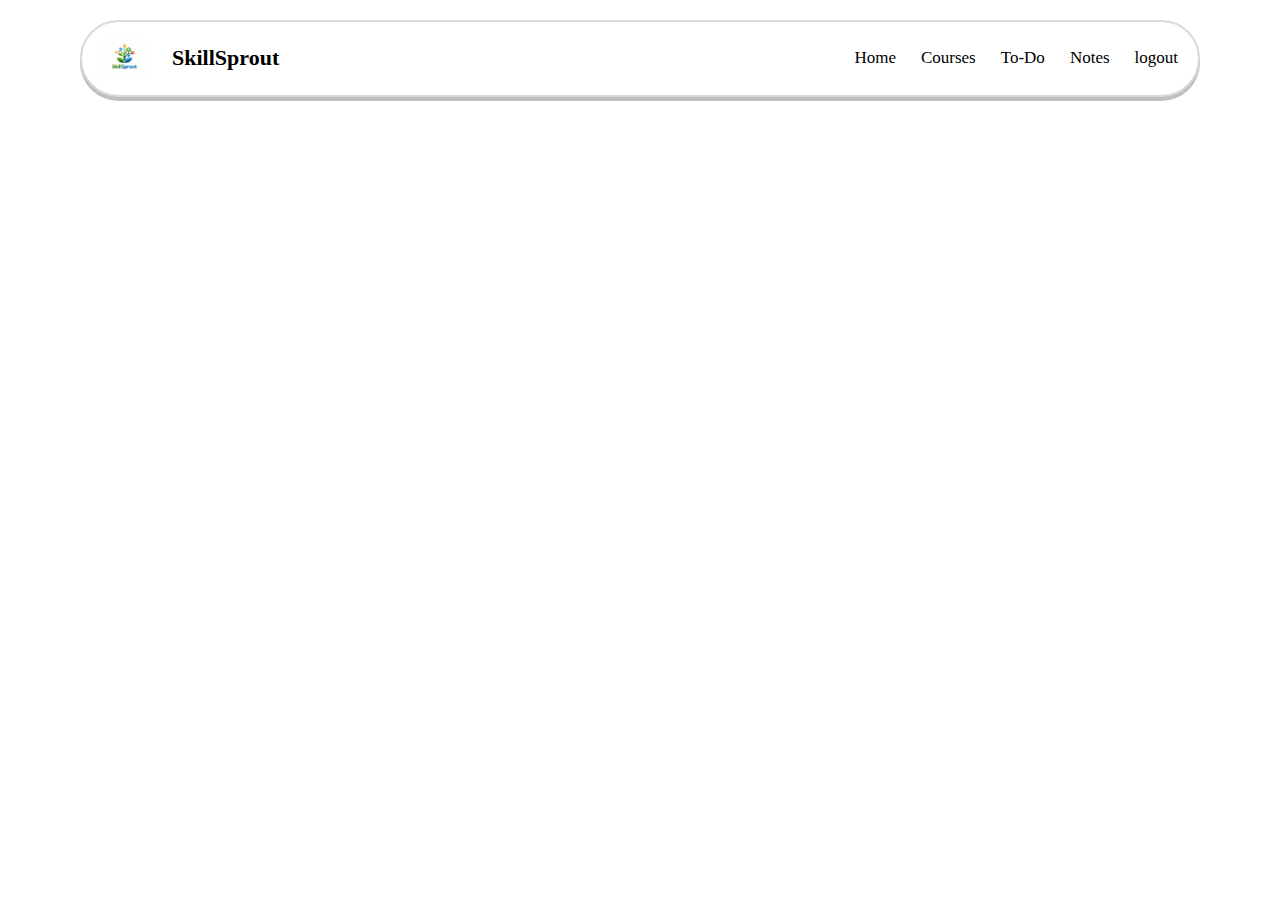
<file: index.html>
<!DOCTYPE html>
<html lang="en">
<head>
    <meta charset="UTF-8">
    <meta name="viewport" content="width=device-width, initial-scale=1.0">
    <title>Free Learning Website</title>
    <link rel="stylesheet" href="./css/home.css">
</head>
<body>
    <div class="app-title">
    <img class="logo" src="./images/logo.png"/>
    <h2 class="title">SkillSprout</h2>
    <div class="navbar">
    <a class="nav-item" href="index.html">Home</a>
    <a class="nav-item"  href="courses.html">Courses</a>
    <a class="nav-item" href="todo.html">To-Do</a>
    <a class="nav-item" href="notes.html">Notes</a>
    <a class="nav-item" href="logout.html">logout</a>

    </div>
    </div>
    
</body>
</html>
</file>
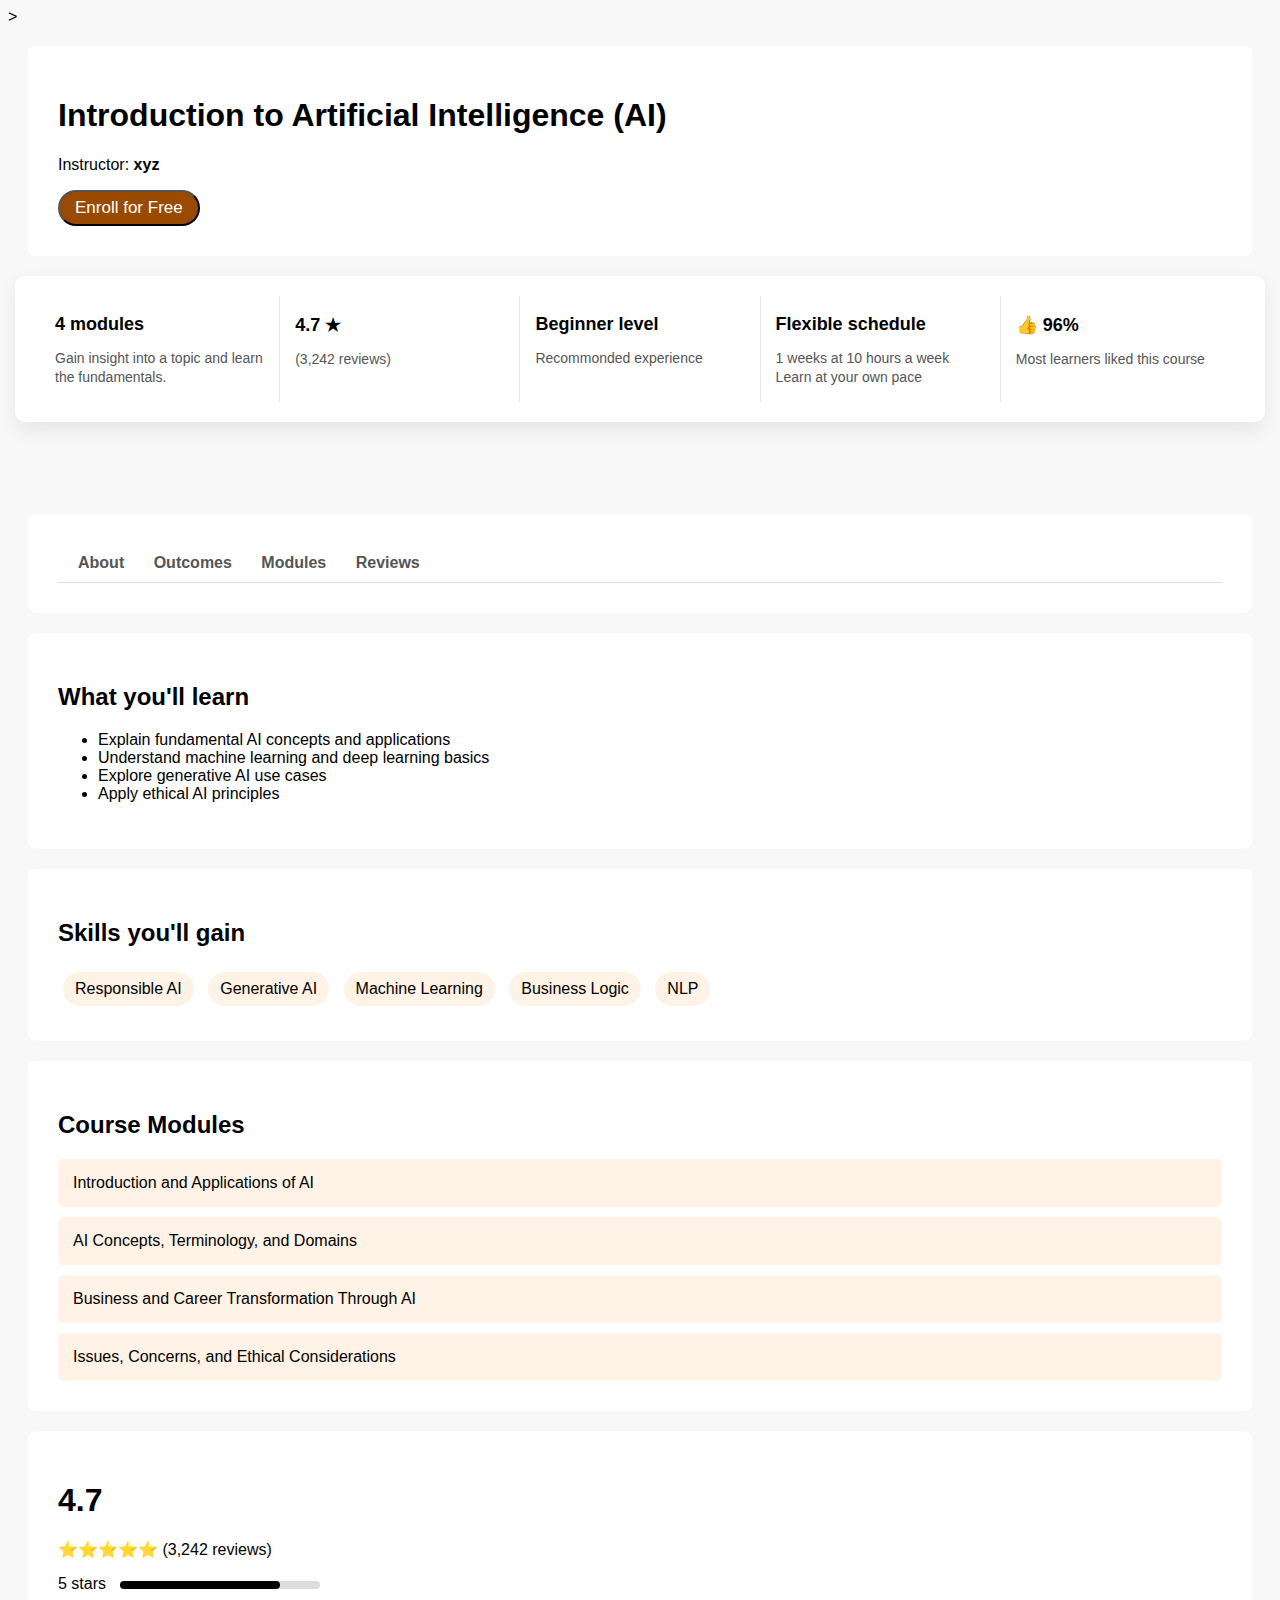
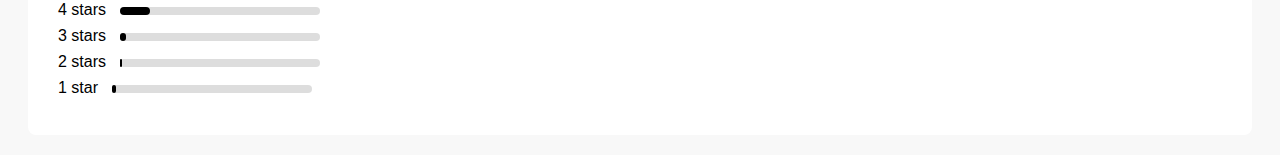
<file: pages/Ai.html>
<!DOCTYPE html>
<html lang="en">
<head>
  <meta charset="UTF-8">
  <title>Introduction to Artificial Intelligence (AI)</title>
  <link rel="stylesheet" href="../css/Ai.css">
</head>
<body>
>
<section class="hero">
  <div class="hero-text">
    <h1>Introduction to Artificial Intelligence (AI)</h1>
    <p>Instructor: <strong>xyz</strong></p>
    <button class="btn-primary">Enroll for Free</button>
  </div>
</section>

<div class="course-info-container">
    <div class="info-box">
      <h3> 4 modules</h3>
      <p>Gain insight into a topic and learn the fundamentals.</p>
    </div>

    <div class="info-box">
      <h3>4.7 ★</h3>
      <p>(3,242 reviews)</p>
    </div>

    <div class="info-box">
      <h3>Beginner level</h3>
      <p>Recommonded experience</p>
    </div>

    <div class="info-box">
      <h3>Flexible schedule</h3>
      <p>1 weeks at 10 hours a week<br>Learn at your own pace</p>
    </div>

    <div class="info-box">
      <h3>👍 96%</h3>
      <p>Most learners liked this course</p>
    </div>
    </div>
<br><br><br><br>
<section>
<div class="nav">
    <a href="#about">About</a>
    <a href="#outcomes">Outcomes</a>
    <a href="#modules">Modules</a>
    <a href="#reviews">Reviews</a>
  </div>
  </section>
<section id="about">
    <h2>What you'll learn</h2>
    <ul>
      <li>Explain fundamental AI concepts and applications</li>
      <li>Understand machine learning and deep learning basics</li>
      <li>Explore generative AI use cases</li>
      <li>Apply ethical AI principles</li>
    </ul>
  </section>
  <section id="outcomes" >
    <h2>Skills you'll gain</h2>
    <div class="skills">
      <span>Responsible AI</span>
      <span>Generative AI</span>
      <span>Machine Learning</span>
      <span>Business Logic</span>
      <span>NLP</span>
    </div>
  </section>

  <section id="modules" >
    <h2>Course Modules</h2>
    <div class="accordion">
      <div class="accordion-header" onclick="toggleAccordion(this)">
        Introduction and Applications of AI
      </div>
      <div class="accordion-body">
        In this module, you will explore the fundamentals of Artificial Intelligence (AI) and its growing impact across industries. You will learn to distinguish between AI and augmented intelligence and examine the evolution from traditional AI to generative AI. Through practical examples, you’ll identify real-world use cases in daily life and business. You’ll also gain hands-on experience with generative AI tools and chatbot design. By the end, you’ll understand AI’s capabilities, limitations, and role in enhancing human potential.
      </div>

      <div class="accordion-header" onclick="toggleAccordion(this)">
        AI Concepts, Terminology, and Domains
      </div>
      <div class="accordion-body">
        In this module, you will explore the foundational concepts of artificial intelligence, including cognitive computing, machine learning, and deep learning. You’ll learn how AI systems simulate human cognition, process language, and recognize patterns using neural networks. The module also covers the architecture of generative models and large language models, and how AI technologies are applied in domains such as autonomous vehicles, speech recognition, and the Internet of Things (IoT). Through real-world examples and practical insights, you’ll gain a deeper understanding of the capabilities of AI and how it integrates across industries.
      </div>

      <div class="accordion-header" onclick="toggleAccordion(this)">
        Business and Career Transformation Through AI
      </div>
      <div class="accordion-body">
        In this module, you will examine how AI agents, robotics, and automation are transforming industries by enhancing decision-making and operational efficiency. You’ll explore the rise of generative AI and its applications in business innovation, content creation, and strategic planning. The module introduces real-world business applications, including tools like retrieval-augmented generation (RAG). You’ll also examine how leading companies adopt AI and discover ways to apply AI in your own future career.
      </div>

      <div class="accordion-header" onclick="toggleAccordion(this)">
        Issues, Concerns, and Ethical Considerations
      </div>
      <div class="accordion-body">
        In this module, you will explore the ethical foundations of AI, focusing on fairness, transparency, and accountability. You’ll examine challenges posed by generative AI, such as hallucinations and misuse, and learn strategies for ethical risk mitigation. The module covers AI governance frameworks and responsible AI practices in workplace scenarios. The model concludes with a final project where you’ll design an ethical, generative AI-driven solution to address a real organizational challenge and a graded quiz.
      </div>
    </div>
  </section>
  <section id="reviews" >
 <div class="rating-summary">
    <h1>4.7</h1>
    <p>⭐⭐⭐⭐⭐ (3,242 reviews)</p>
  </div>

  <div class="rating-bars">
    <div>5 stars <span class="bar"><span style="width:80%"></span></span></div>
    <div>4 stars <span class="bar"><span style="width:15%"></span></span></div>
    <div>3 stars <span class="bar"><span style="width:3%"></span></span></div>
    <div>2 stars <span class="bar"><span style="width:1%"></span></span></div>
    <div>1 star <span class="bar"><span style="width:2%"></span></span></div>
  </div>
</section>
    

<script src="../js/Ai.js"></script>
</body>
</html>
</file>
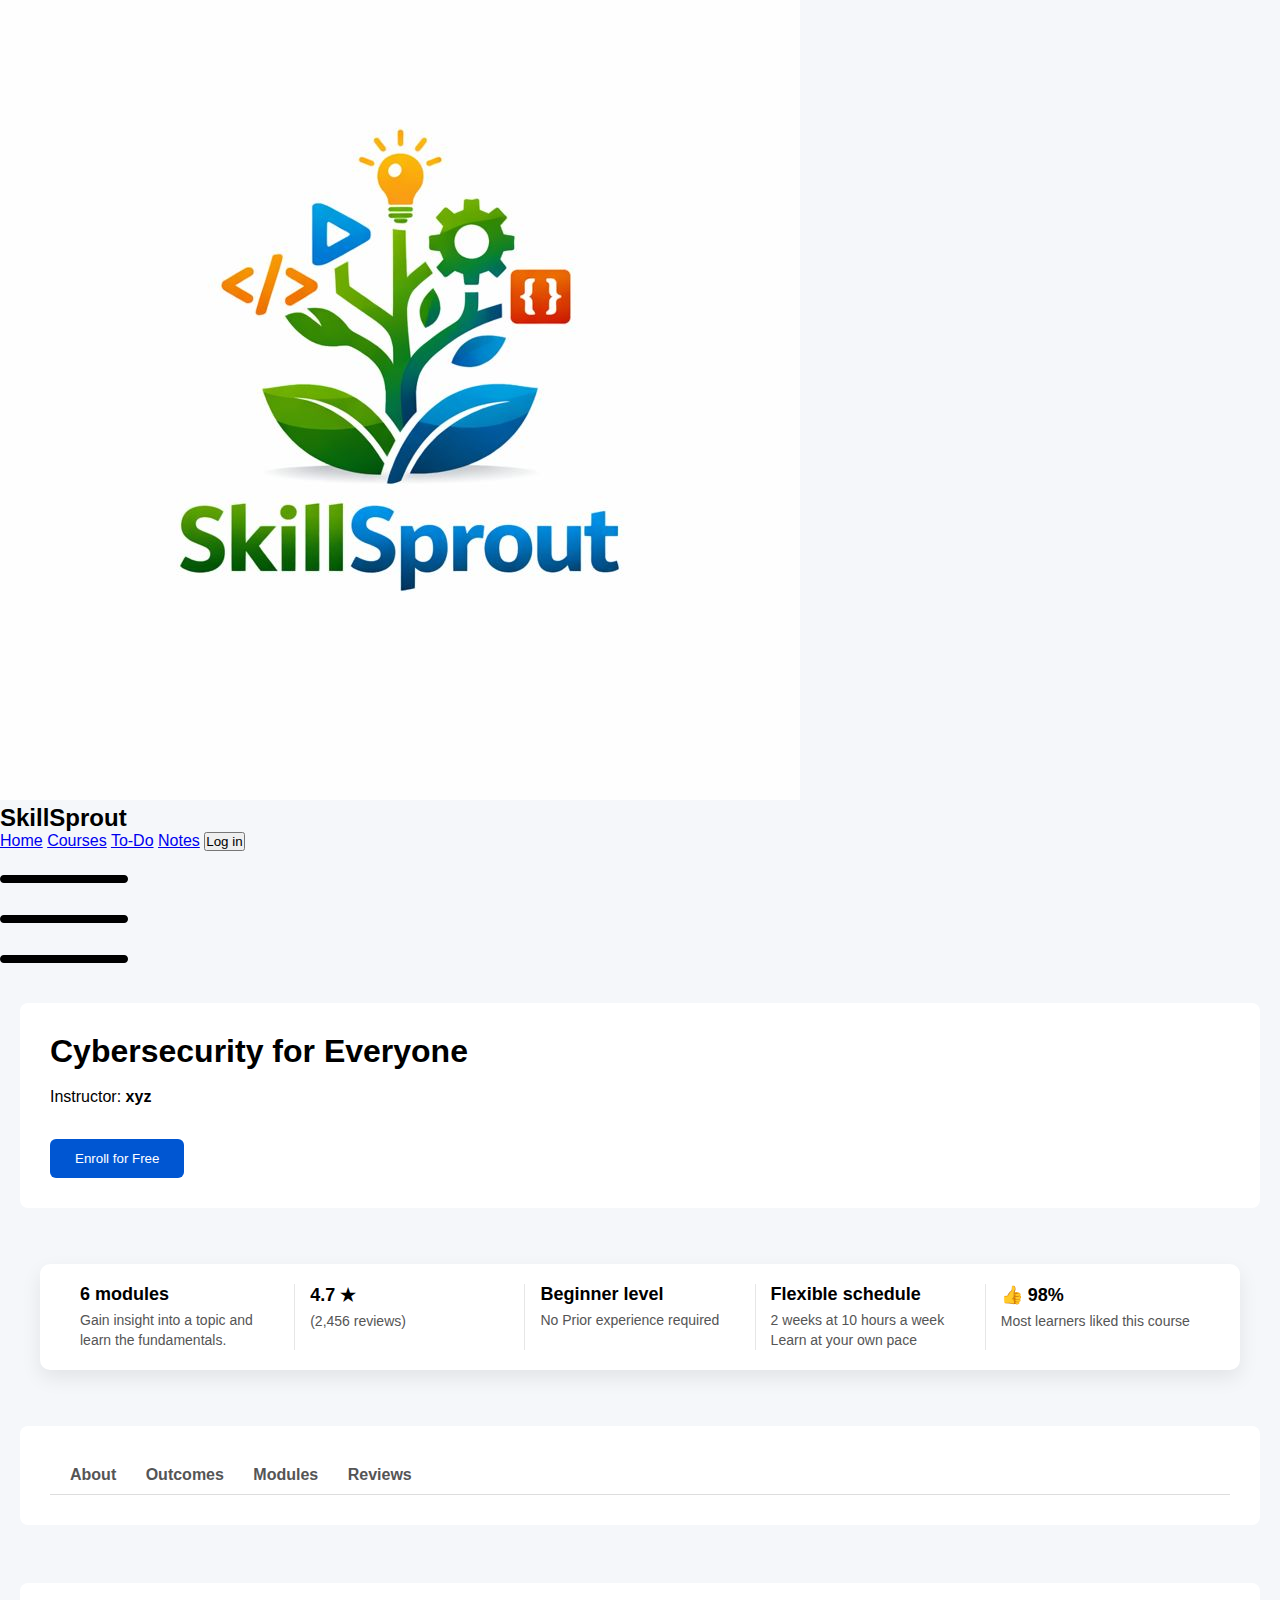
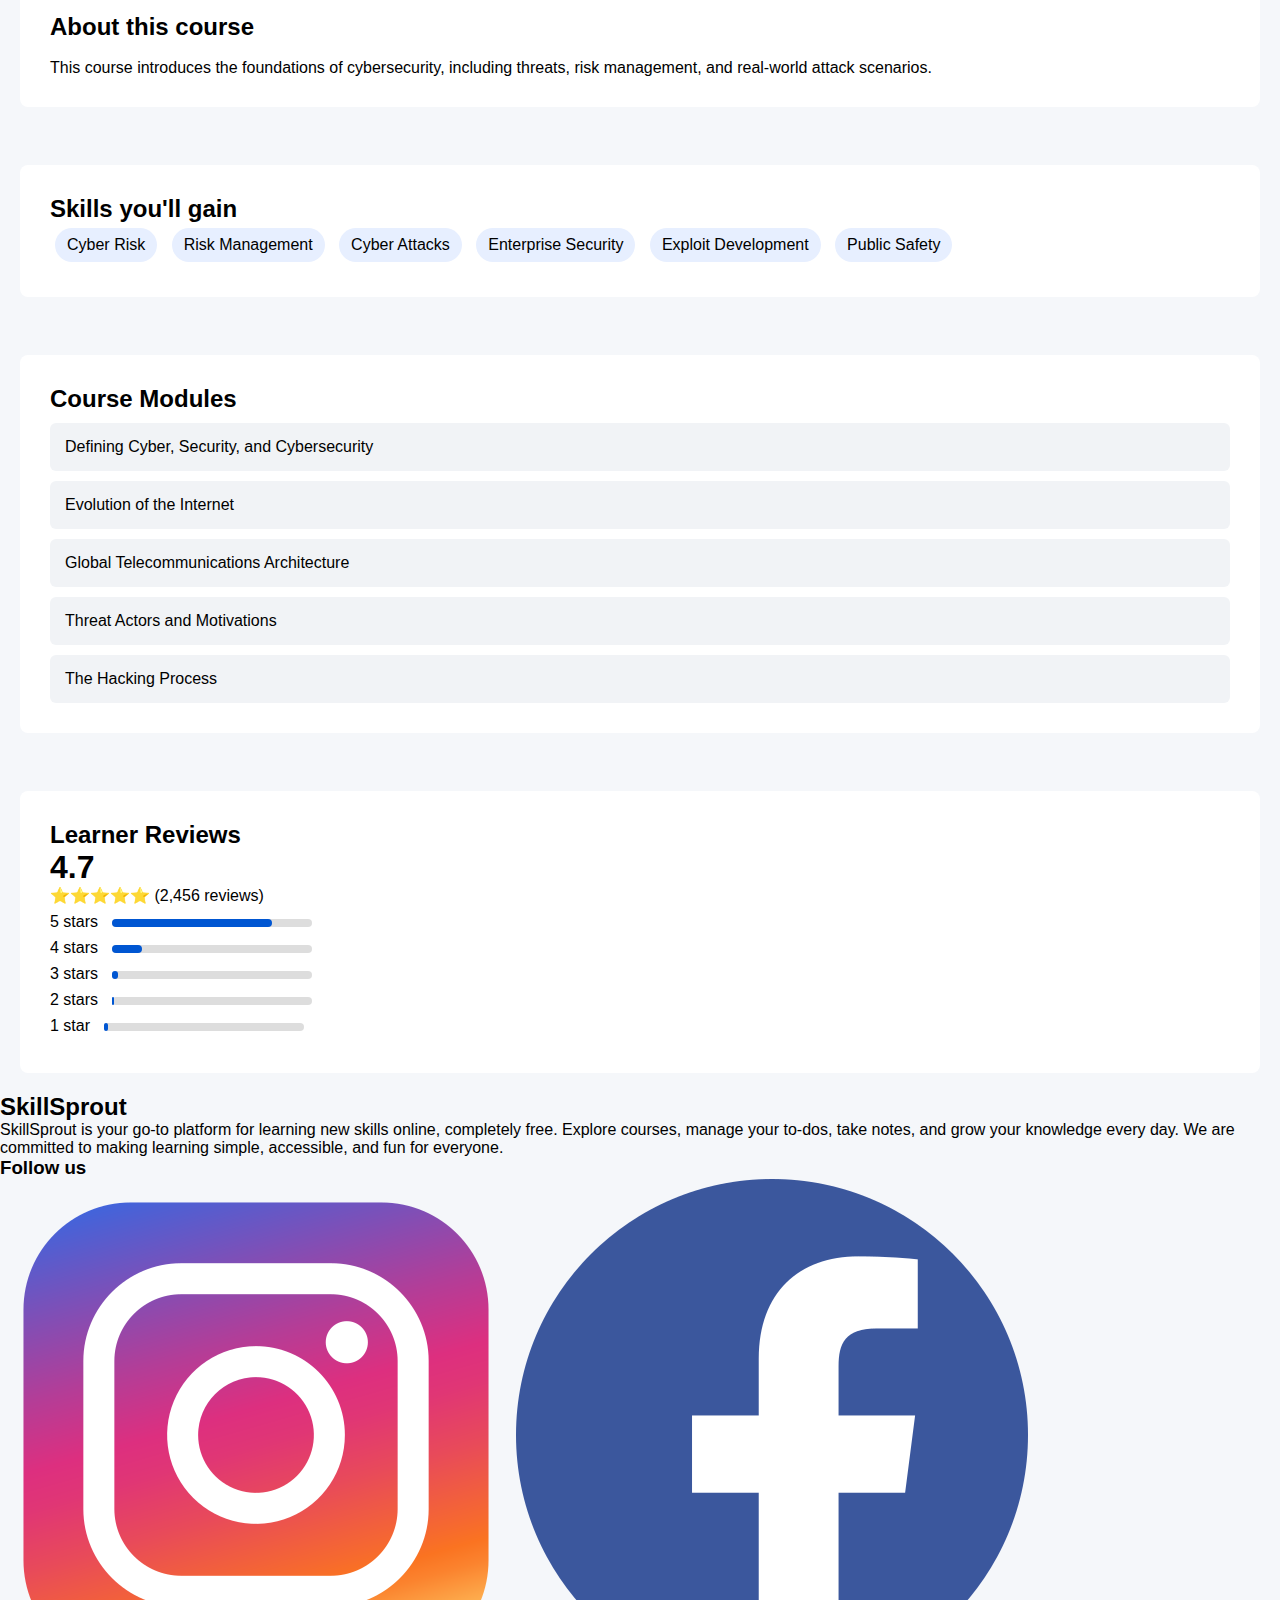
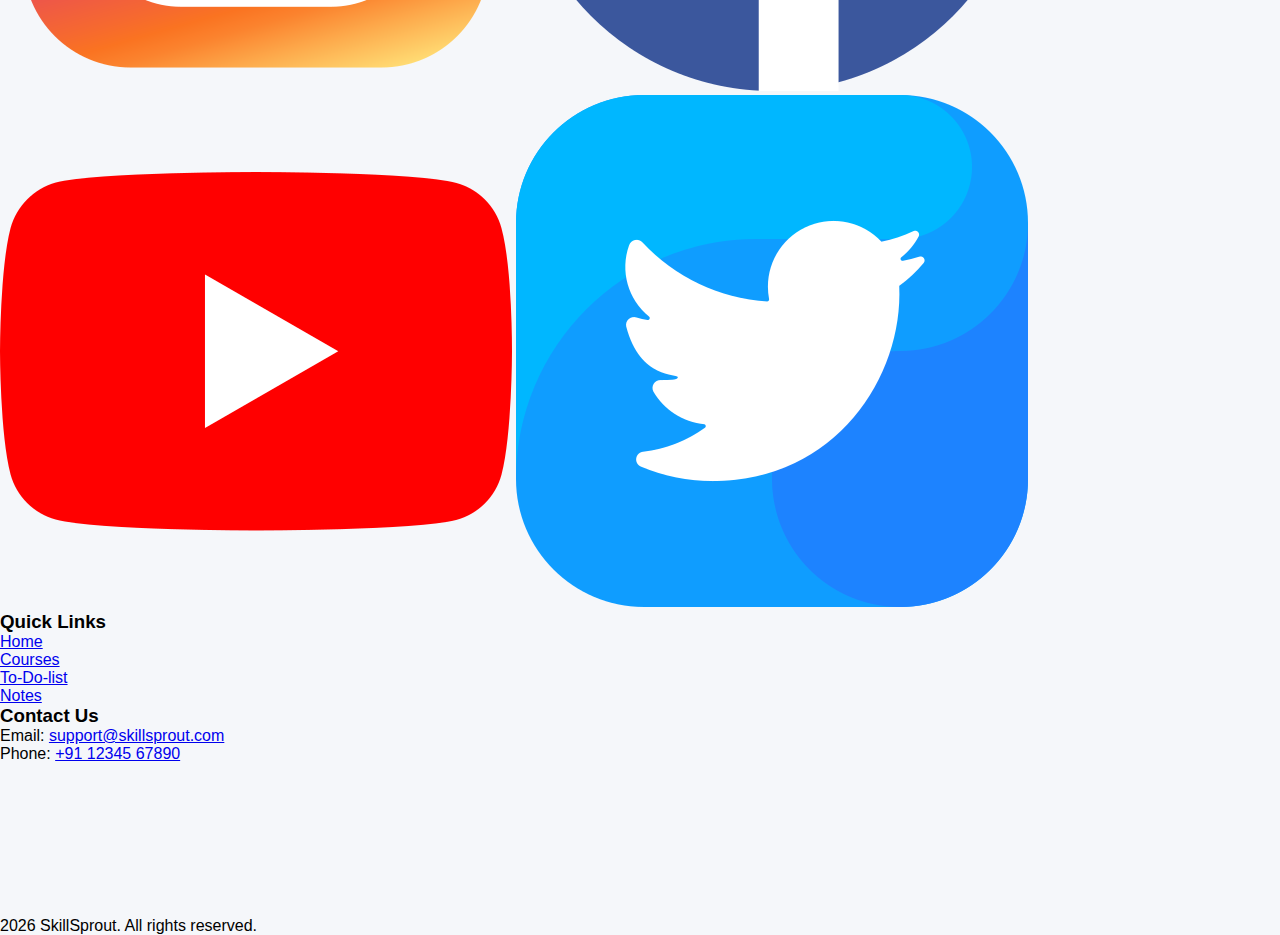
<file: pages/cybersecurity.html>
<!DOCTYPE html>
<html lang="en">
<head>
  <meta charset="UTF-8">
  <title>Cybersecurity for Everyone</title>
  <link rel="stylesheet" href="../css/cybersecurity.css">
</head>
<body>
 <div class="app-title">
    <img class="logo" src="../images/logo.png"/>
    <h2 class="title">SkillSprout</h2>
    <div class="navbar">
    <a class="nav-item" href="..\index.html">Home</a>
    <a class="nav-item"  href="course.html">Courses</a>
    <a class="nav-item" href="todo.html">To-Do</a>
    <a class="nav-item" href="notes.html">Notes</a>
    <button class="btn" >Log in</button>
    </div>
    <img src="../images/hamburger.png" class="hamburger-icon" onclick="toggleMenu()">
    </div>

<section class="main">
   <div class="main-text">
  <h1>Cybersecurity for Everyone</h1><br>
   <p>Instructor: <strong>xyz</strong></p><br>
  <button class="btn-primary">Enroll for Free</button>
  </div>
</section>
<br><br>

<div class="course-info-container">
    <div class="info-box">
      <h3> 6 modules</h3>
      <p>Gain insight into a topic and learn the fundamentals.</p>
    </div>

    <div class="info-box">
      <h3>4.7 ★</h3>
      <p>(2,456 reviews)</p>
    </div>

    <div class="info-box">
      <h3>Beginner level</h3>
      <p>No Prior experience required</p>
    </div>

    <div class="info-box">
      <h3>Flexible schedule</h3>
      <p>2 weeks at 10 hours a week<br>Learn at your own pace</p>
    </div>

    <div class="info-box">
      <h3>👍 98%</h3>
      <p>Most learners liked this course</p>
    </div>
    </div>
<br><br>
<section>
<div class="nav">
    <a href="#about">About</a>
    <a href="#outcomes">Outcomes</a>
    <a href="#modules">Modules</a>
    <a href="#reviews">Reviews</a>
  </div>
  </section>
<br>
<section id="about">
  <h2>About this course</h2><br>
  <p>
    This course introduces the foundations of cybersecurity, including threats,
    risk management, and real-world attack scenarios.
  </p>
</section>
<br>


<section id="outcomes" >
  <h2>Skills you'll gain</h2>
  <div class="skills">
    <span>Cyber Risk</span>
    <span>Risk Management</span>
    <span>Cyber Attacks</span>
    <span>Enterprise Security</span>
    <span>Exploit Development</span>
    <span>Public Safety</span>
  </div>

  </section>
<br>

<section id="modules">
  <div class="layout">

    <div class="modules">
      <h2>Course Modules</h2>

      <div class="accordion">
        <div class="accordion-header" onclick="toggle(this)">
          Defining Cyber, Security, and Cybersecurity
        </div>
        <div class="accordion-body">
          Fundamentals of cybersecurity concepts and terminology.
        </div>

        <div class="accordion-header" onclick="toggle(this)">
          Evolution of the Internet
        </div>
        <div class="accordion-body">
          How internet growth created cybersecurity challenges.
        </div>

        <div class="accordion-header" onclick="toggle(this)">
          Global Telecommunications Architecture
        </div>
        <div class="accordion-body">
          Understanding global networks and vulnerabilities.
        </div>

        <div class="accordion-header" onclick="toggle(this)">
          Threat Actors and Motivations
        </div>
        <div class="accordion-body">
          Types of attackers and their objectives.
        </div>

        <div class="accordion-header" onclick="toggle(this)">
          The Hacking Process
        </div>
        <div class="accordion-body">
          Steps involved in cyber attacks.
        </div>
      </div>
    </section>
<br>
    


<section  id="reviews">
  <h2>Learner Reviews</h2>

  <div class="rating-summary">
    <h1>4.7</h1>
    <p>⭐⭐⭐⭐⭐ (2,456 reviews)</p>
  </div>

  <div class="rating-bars">
    <div>5 stars <span class="bar"><span style="width:80%"></span></span></div>
    <div>4 stars <span class="bar"><span style="width:15%"></span></span></div>
    <div>3 stars <span class="bar"><span style="width:3%"></span></span></div>
    <div>2 stars <span class="bar"><span style="width:1%"></span></span></div>
    <div>1 star <span class="bar"><span style="width:2%"></span></span></div>
  </div>
</section>

<footer class="footer">
        <div class = "footer-container">
            <div class = "footer-section">
                <h2>SkillSprout</h2>
                <p>SkillSprout is your go-to platform for learning new skills online, 
                    completely free. Explore courses, manage your to-dos, take notes,
                    and grow your knowledge every day. We are committed to making learning simple,
                    accessible, and fun for everyone.
            </p>
            <h3>Follow us</h3>
            <a href="https://www.instagram.com"><img src ="../images/instagram.png" class="social-logo"></a>
              <a href="https://www.facebook.com"><img src ="../images/facebook.png" class="social-logo"></a>
                <a href="https://www.youtube.com"><img src ="../images/youtube.png" class="social-logo"></a>
                 <a href="https://www.x.com"><img src ="../images/twitter.png" class="social-logo"></a>
        </div>
           
            <div class="footer-section">
                <h3>Quick Links</h3>
                <ul>
                    <li><a href="../index.html">Home</a></li>
                    <li><a href="course.html">Courses</a></li>
                    <li><a href="to-do.html">To-Do-list</a></li>
                    <li><a href="Notes.html">Notes</a></li>
                </ul>
            </div>
            <div class="footer-section">
            <h3>Contact Us</h3>
           <p>Email: <a href="mailto:support@skillsprout.com">support@skillsprout.com</a></p>
            <p>Phone: <a href="tel:+911234567890">+91 12345 67890</a></p>
         </div>
         </div>
             <iframe 
                src="https://www.google.com/maps/embed?pb=!1m18!1m12!1m3!1d241317.1160995979!2d72.7410998630264!3d19.08219783884974!2m3!1f0!2f0!3f0!3m2!1i1024!2i768!4f13.1!3m3!1m2!1s0x3be7b63a344b4a71%3A0xdeb6aa87e1cd93a1!2sMumbai%2C%20Maharashtra!5e0!3m2!1sen!2sin!4v1704728542943!5m2!1sen!2sin"
                width="100%" height="150" style="border:0; border-radius:10px;" allowfullscreen="">
            </iframe>
        </div>
        </div>
        <div class="footer-bottom">
        <p> 2026 SkillSprout. All rights reserved.</p>
        </div>
    </footer>


<script src="../js/cybersecurity.js"></script>
</body>
</html>
</file>
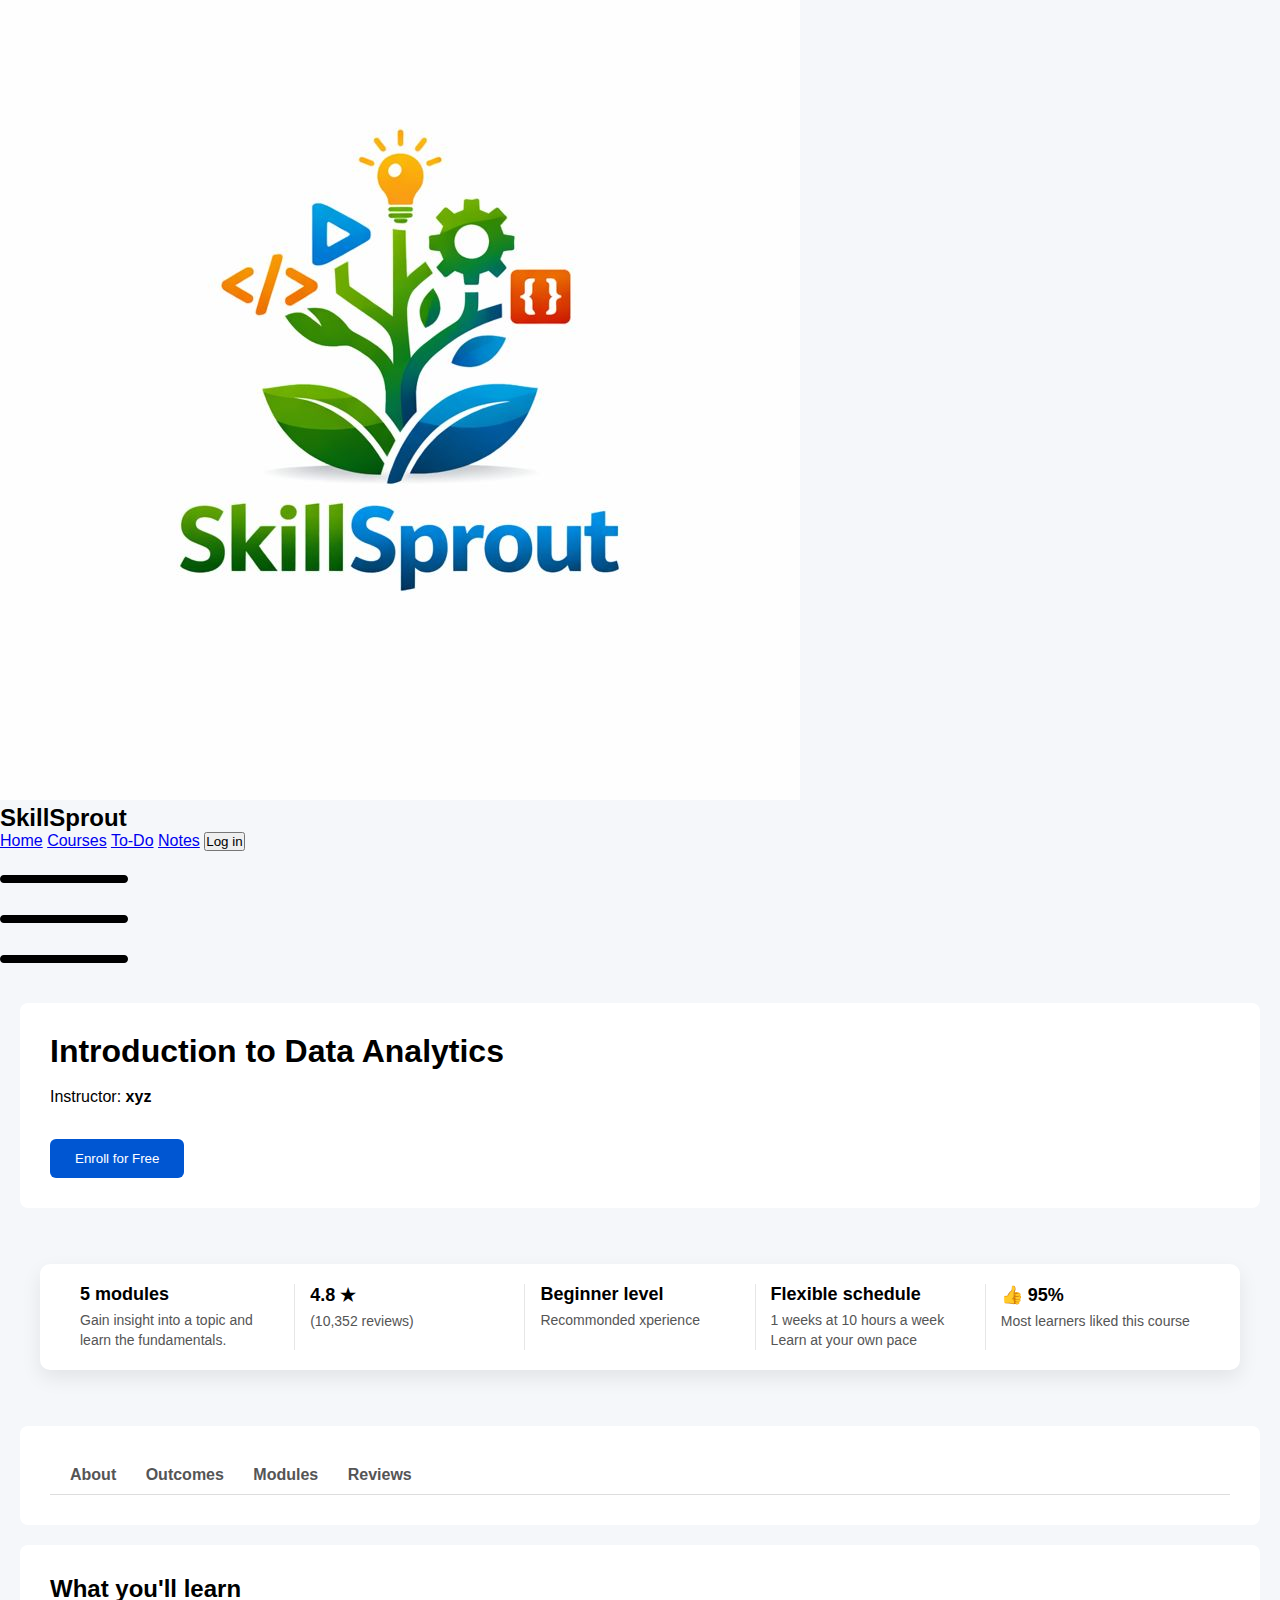
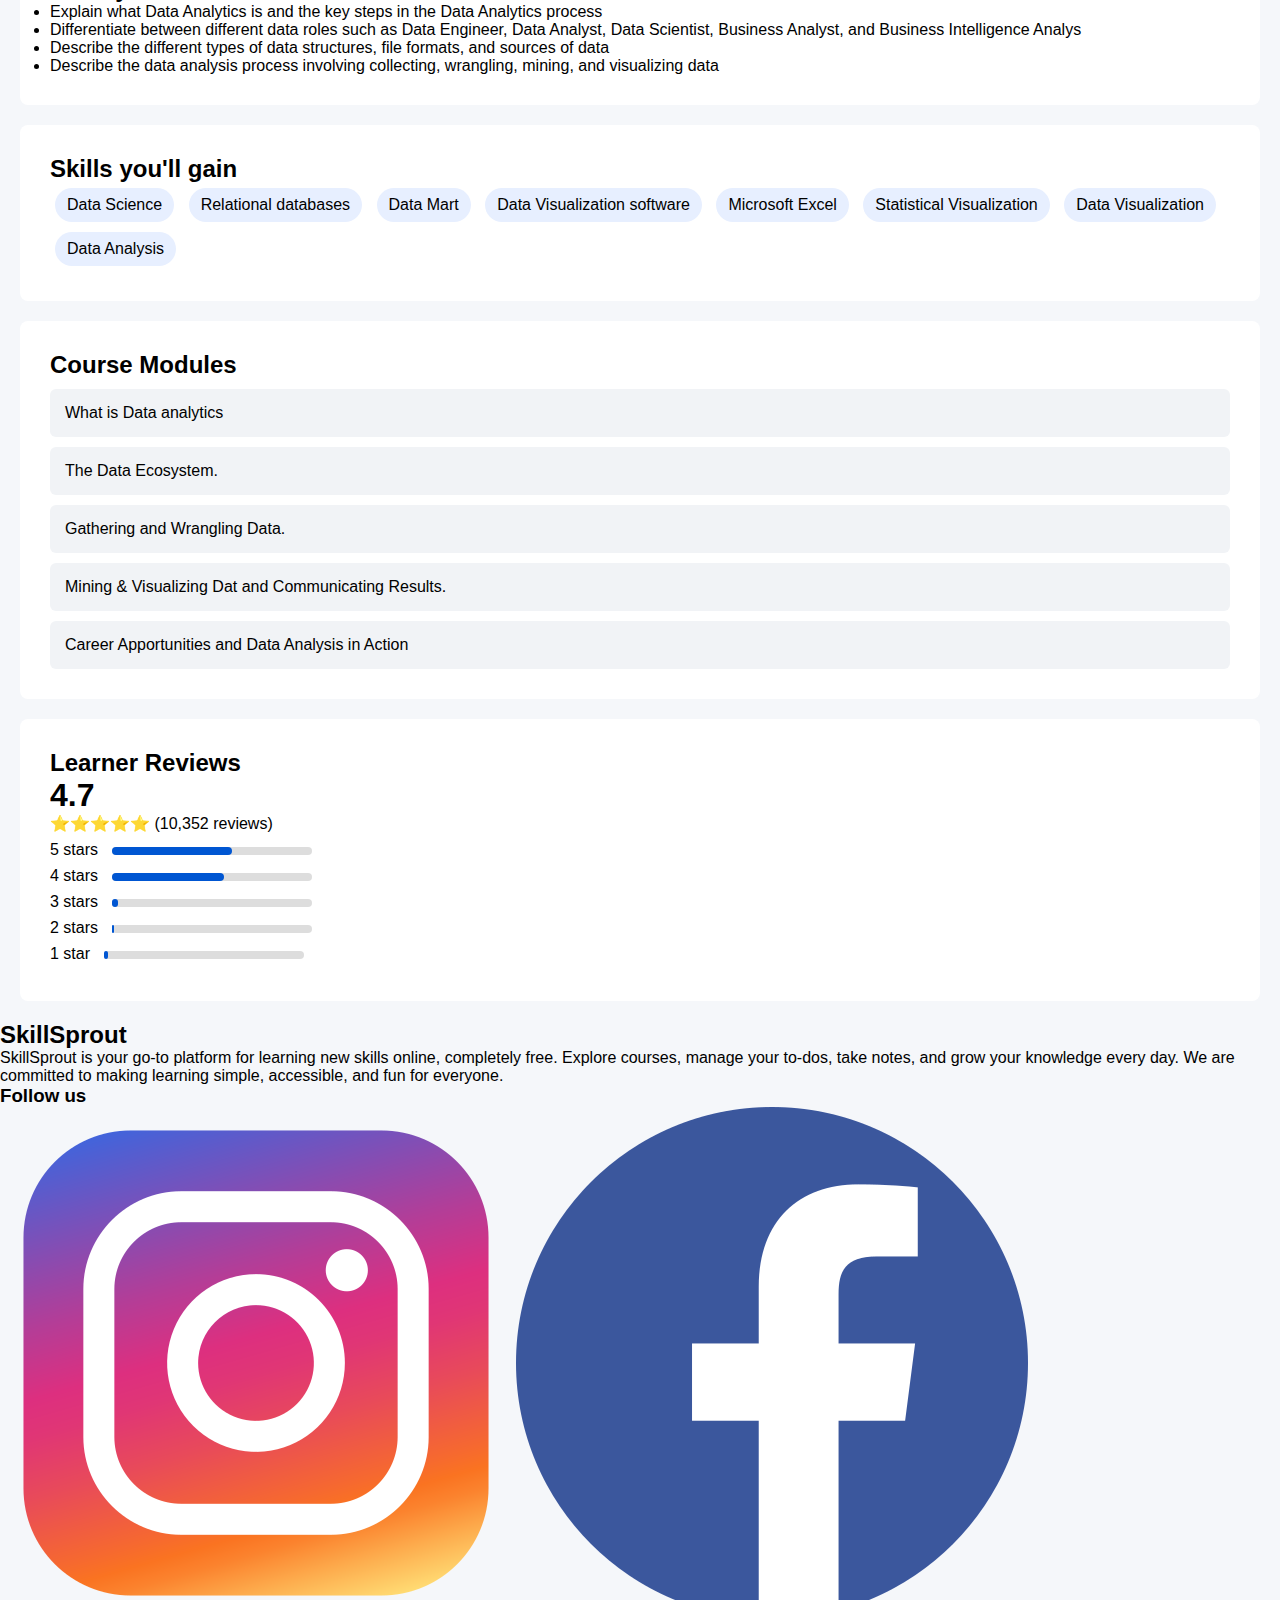
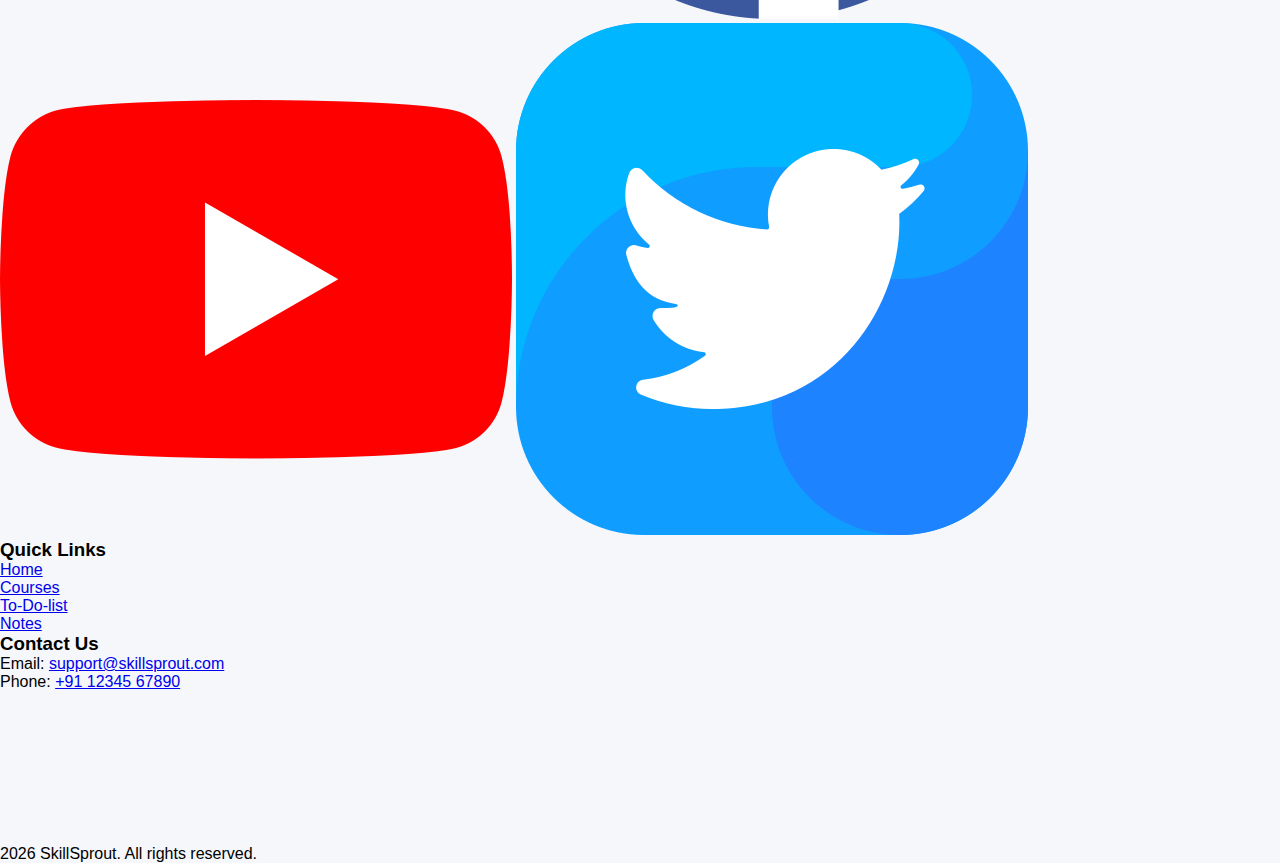
<file: pages/data analytics.html>
<!DOCTYPE html>
<html lang="en">
<head>
  <meta charset="UTF-8">
  <title>Introduction to Data Analytics</title>
  <link rel="stylesheet" href="../css/data analytics.css">
</head>
<body>
   <div class="app-title">
    <img class="logo" src="../images/logo.png"/>
    <h2 class="title">SkillSprout</h2>
    <div class="navbar">
    <a class="nav-item" href="..\index.html">Home</a>
    <a class="nav-item"  href="course.html">Courses</a>
    <a class="nav-item" href="todo.html">To-Do</a>
    <a class="nav-item" href="notes.html">Notes</a>
    <button class="btn" >Log in</button>
    </div>
    <img src="../images/hamburger.png" class="hamburger-icon" onclick="toggleMenu()">
    </div>

<section class="main">
  <div class="main-text">
  <h1>Introduction to Data Analytics</h1><br>
    <p>Instructor: <strong>xyz</strong></p><br>
  <button class="btn-primary">Enroll for Free</button>
  </div>
</section>
<br><br>

<div class="course-info-container">
    <div class="info-box">
      <h3> 5 modules</h3>
      <p>Gain insight into a topic and learn the fundamentals.</p>
    </div>

    <div class="info-box">
      <h3>4.8 ★</h3>
      <p>(10,352 reviews)</p>
    </div>

    <div class="info-box">
      <h3>Beginner level</h3>
      <p>Recommonded xperience</p>
    </div>

    <div class="info-box">
      <h3>Flexible schedule</h3>
      <p>1 weeks at 10 hours a week<br>Learn at your own pace</p>
    </div>

    <div class="info-box">
      <h3>👍 95%</h3>
      <p>Most learners liked this course</p>
    </div>
    </div>
    <br><br>
<section>
<div class="nav">
    <a href="#about">About</a>
    <a href="#outcomes">Outcomes</a>
    <a href="#modules">Modules</a>
    <a href="#reviews">Reviews</a>
  </div>
  </section>

<section id="about">
    <h2>What you'll learn</h2>
    <ul>
      <li>Explain what Data Analytics is and the key steps in the Data Analytics process</li>
      <li>Differentiate between different data roles such as Data Engineer, Data Analyst, Data Scientist, Business Analyst, and Business Intelligence Analys</li>
      <li>Describe the different types of data structures, file formats, and sources of data</li>
      <li>Describe the data analysis process involving collecting, wrangling, mining, and visualizing data</li>
    </ul>
  </section>
    

<section id="outcomes" >
  <h2>Skills you'll gain</h2>
  <div class="skills">
    <span>Data Science</span>
    <span>Relational databases</span>
    <span>Data Mart</span>
    <span>Data Visualization software</span>
    <span>Microsoft Excel</span>
    <span>Statistical Visualization</span>
    <span>Data Visualization</span>
     <span>Data Analysis</span>
  </div>
</section>
<section id="modules" >
    <h2>Course Modules</h2>
    <div class="accordion">
      <div class="accordion-header" onclick="toggleAccordion(this)">
      What is Data analytics
      </div>
     <div class="accordion-body">
     In this module, you will learn about the different types of data analysis and the key steps in a data analysis process. You will gain an understanding of the different components of a modern data ecosystem, and the role Data Engineers, Data Analysts, Data Scientists, Business Analysts, and Business Intelligence Analysts play in this ecosystem. You will also learn about the role, responsibilities, and skillsets required to be a Data Analyst, and what a typical day in the life of a Data Analyst looks like.

      </div>

      <div class="accordion-header" onclick="toggleAccordion(this)">
      The Data Ecosystem.
      </div>
       <div class="accordion-body">
      In this module, you will learn about the different types of data structures, file formats, sources of data, and the languages data professionals use in their day-to-day tasks. You will gain an understanding of various types of data repositories such as Databases, Data Warehouses, Data Marts, Data Lakes, and Data Pipelines. In addition, you will learn about the Extract, Transform, and Load (ETL) Process, which is used to extract, transform, and load data into data repositories. You will gain a basic understanding of Big Data and Big Data processing tools such as Hadoop, Hadoop Distributed File System (HDFS), Hive, and Spark.

      </div>

      <div class="accordion-header" onclick="toggleAccordion(this)">
       Gathering and Wrangling Data.
      </div>
       <div class="accordion-body">
       In this module, you will learn about the process and steps involved in identifying, gathering, and importing data from disparate sources. You will learn about the tasks involved in wrangling and cleaning data in order to make it ready for analysis. In addition, you will gain an understanding of the different tools that can be used for gathering, importing, wrangling, and cleaning data, along with some of their characteristics, strengths, limitations, and applications.
      </div>

      <div class="accordion-header" onclick="toggleAccordion(this)">
        Mining & Visualizing Dat and Communicating Results.
      </div>
       <div class="accordion-body">
       
      In this module, you will learn about the role of Statistical Analysis in mining and visualizing data. You will learn about the various statistical and analytical tools and techniques you can use in order to gain a deeper understanding of your data. These tools help you to understand the patterns, trends, and correlations that exist in data. In addition, you will learn about the various types of data visualizations that can help you communicate and tell a compelling story with your data. You will also gain an understanding of the different tools that can be used for mining and visualizing data, along with some of their characteristics, strengths, limitations, and applications.

      </div>

      <div class="accordion-header" onclick="toggleAccordion(this)">
        Career Apportunities and Data Analysis in Action
      </div>
       <div class="accordion-body">
       
        In this module, you will learn about the different career opportunities in the field of Data Analysis and the different paths that you can take for getting skilled as a Data Analyst. At the end of the module, you will demonstrate your understanding of some of the basic tasks involved in gathering, wrangling, mining, analyzing, and visualizing data.

      </div>
    </div>
  </section>



<section  id="reviews">
  <h2>Learner Reviews</h2>

  <div class="rating-summary">
    <h1>4.7</h1>
    <p>⭐⭐⭐⭐⭐ (10,352 reviews)</p>
  </div>

  <div class="rating-bars">
    <div>5 stars <span class="bar"><span style="width:60%"></span></span></div>
    <div>4 stars <span class="bar"><span style="width:56%"></span></span></div>
    <div>3 stars <span class="bar"><span style="width:3%"></span></span></div>
    <div>2 stars <span class="bar"><span style="width:1%"></span></span></div>
    <div>1 star <span class="bar"><span style="width:2%"></span></span></div>
  </div>


</section>
<footer class="footer">
        <div class = "footer-container">
            <div class = "footer-section">
                <h2>SkillSprout</h2>
                <p>SkillSprout is your go-to platform for learning new skills online, 
                    completely free. Explore courses, manage your to-dos, take notes,
                    and grow your knowledge every day. We are committed to making learning simple,
                    accessible, and fun for everyone.
            </p>
            <h3>Follow us</h3>
            <a href="https://www.instagram.com"><img src ="../images/instagram.png" class="social-logo"></a>
              <a href="https://www.facebook.com"><img src ="../images/facebook.png" class="social-logo"></a>
                <a href="https://www.youtube.com"><img src ="../images/youtube.png" class="social-logo"></a>
                 <a href="https://www.x.com"><img src ="../images/twitter.png" class="social-logo"></a>
        </div>
           
            <div class="footer-section">
                <h3>Quick Links</h3>
                <ul>
                    <li><a href="../index.html">Home</a></li>
                    <li><a href="course.html">Courses</a></li>
                    <li><a href="to-do.html">To-Do-list</a></li>
                    <li><a href="Notes.html">Notes</a></li>
                </ul>
            </div>
            <div class="footer-section">
            <h3>Contact Us</h3>
           <p>Email: <a href="mailto:support@skillsprout.com">support@skillsprout.com</a></p>
            <p>Phone: <a href="tel:+911234567890">+91 12345 67890</a></p>
         </div>
         </div>
             <iframe 
                src="https://www.google.com/maps/embed?pb=!1m18!1m12!1m3!1d241317.1160995979!2d72.7410998630264!3d19.08219783884974!2m3!1f0!2f0!3f0!3m2!1i1024!2i768!4f13.1!3m3!1m2!1s0x3be7b63a344b4a71%3A0xdeb6aa87e1cd93a1!2sMumbai%2C%20Maharashtra!5e0!3m2!1sen!2sin!4v1704728542943!5m2!1sen!2sin"
                width="100%" height="150" style="border:0; border-radius:10px;" allowfullscreen="">
            </iframe>
        </div>
        </div>
        <div class="footer-bottom">
        <p> 2026 SkillSprout. All rights reserved.</p>
        </div>
    </footer>


<script src="../js/data  analytics.js"></script>
</body>
</html>
</file>
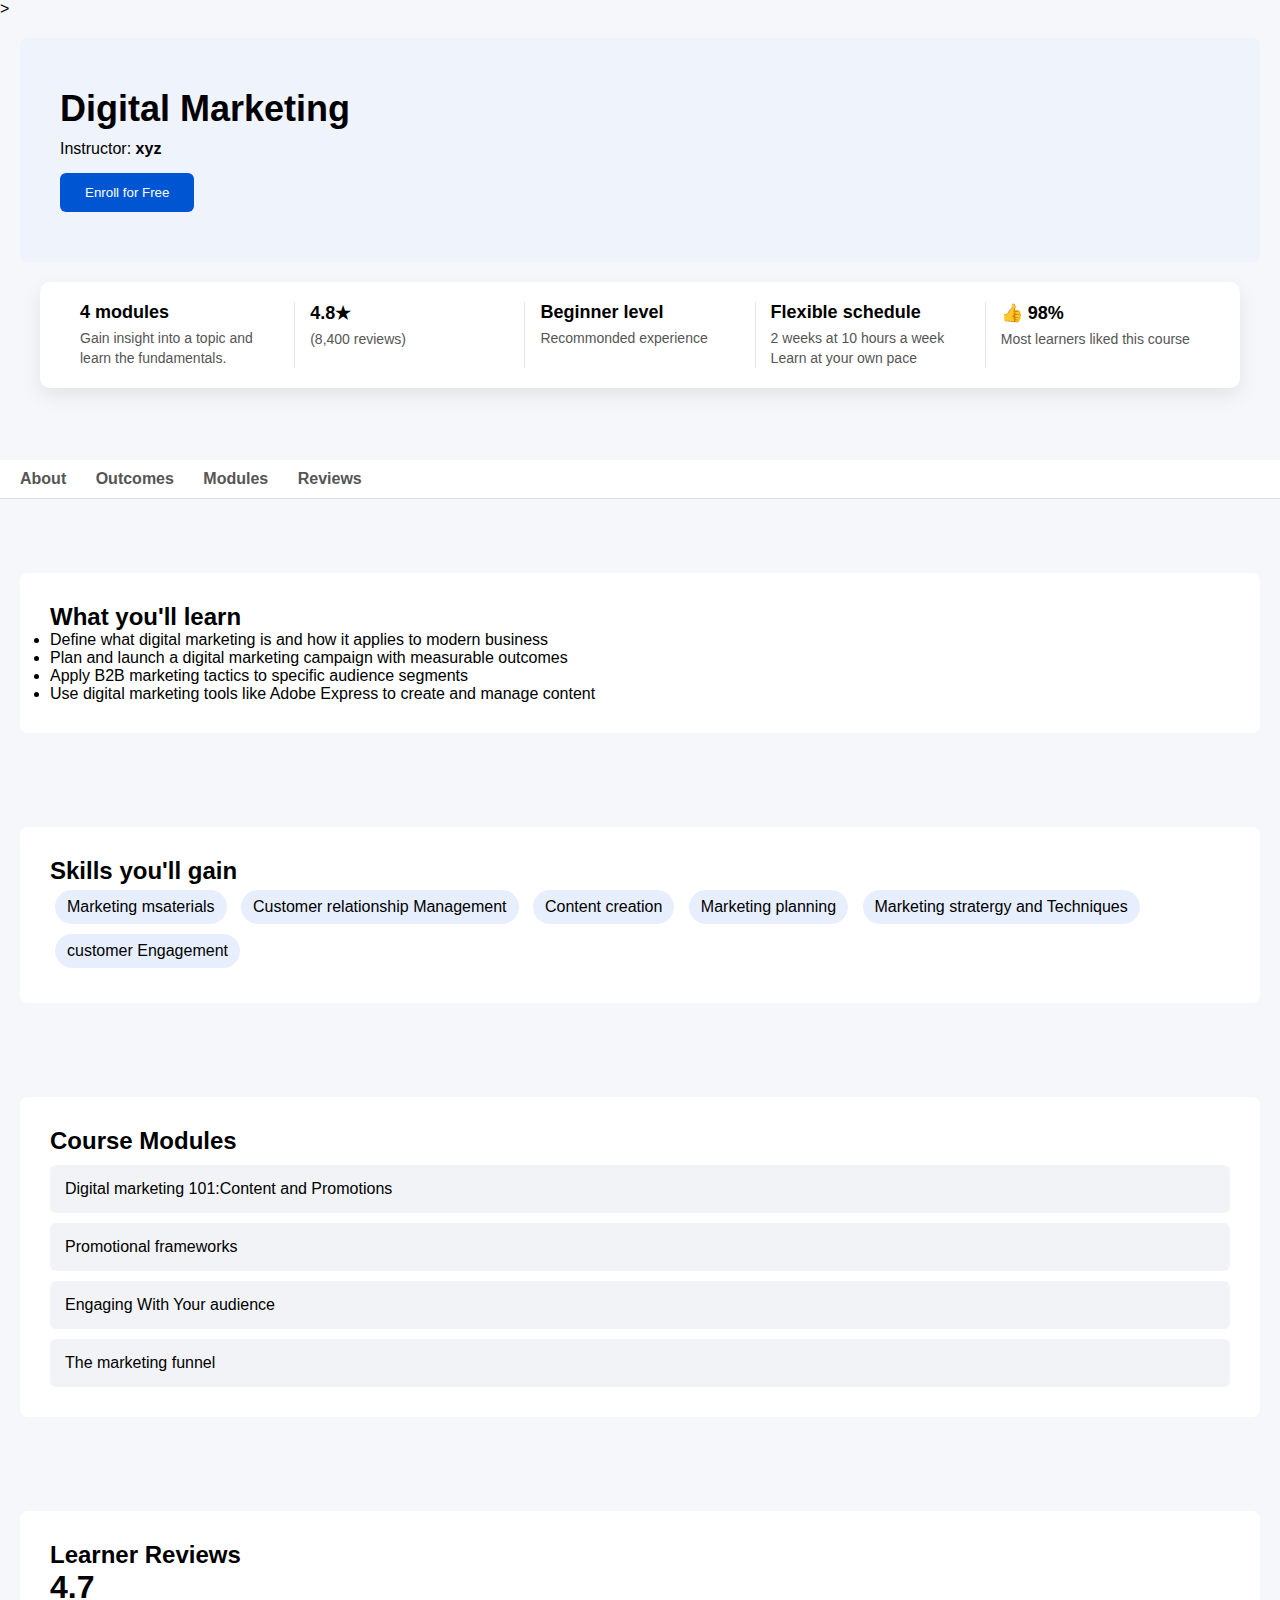
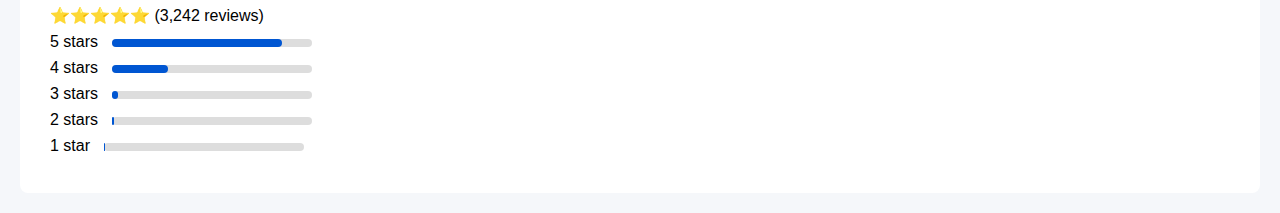
<file: pages/digital marketing.html>
<!DOCTYPE html>
<html lang="en">
<head>
  <meta charset="UTF-8">
  <title>Digital Marketing</title>
  <link rel="stylesheet" href="../css/digital marketing.css">
</head>
<body>
>
<section class="hero">
  <div class="hero-text">
    <h1>Digital Marketing</h1>
    <p>Instructor: <strong>xyz</strong></p>
    <button class="btn-primary">Enroll for Free</button>
  </div>
</section>

<div class="course-info-container">
    <div class="info-box">
      <h3> 4 modules</h3>
      <p>Gain insight into a topic and learn the fundamentals.</p>
    </div>

    <div class="info-box">
      <h3>4.8★</h3>
      <p>(8,400 reviews)</p>
    </div>

    <div class="info-box">
      <h3>Beginner level</h3>
      <p>Recommonded experience</p>
    </div>

    <div class="info-box">
      <h3>Flexible schedule</h3>
      <p>2 weeks at 10 hours a week<br>Learn at your own pace</p>
    </div>

    <div class="info-box">
      <h3>👍 98%</h3>
      <p>Most learners liked this course</p>
    </div>
    </div>
<br><br><br><br>

<div class="nav">
    <a href="#about">About</a>
    <a href="#outcomes">Outcomes</a>
    <a href="#modules">Modules</a>
    <a href="#reviews">Reviews</a>
  </div>
<br><br><br>
<section id="about">
    <h2>What you'll learn</h2>
    <ul>
      <li>Define what digital marketing is and how it applies to modern business </li>
      <li>Plan and launch a digital marketing campaign with measurable outcomes</li>
      <li>Apply B2B marketing tactics to specific audience segments</li>
      <li>Use digital marketing tools like Adobe Express to create and manage content</li>
    </ul>
  </section>
<br><br><br>
  <section id="outcomes" >
    <h2>Skills you'll gain</h2>
    <div class="skills">
      <span>Marketing msaterials</span>
      <span>Customer relationship Management</span>
      <span>Content creation</span>
      <span>Marketing planning</span>
      <span>Marketing stratergy and Techniques</span>
      <span>customer Engagement</span>
    </div>
  </section>
<br><br><br>
  
  <section id="modules" >
    <h2>Course Modules</h2>
    <div class="accordion">
      <div class="accordion-header" onclick="toggleAccordion(this)">
      Digital marketing 101:Content and Promotions
      </div>
     <div class="accordion-body">
       
      </div>

      <div class="accordion-header" onclick="toggleAccordion(this)">
      Promotional frameworks
      </div>
       <div class="accordion-body">
       
      </div>

      <div class="accordion-header" onclick="toggleAccordion(this)">
        Engaging With Your audience
      </div>
       <div class="accordion-body">
       
      </div>

      <div class="accordion-header" onclick="toggleAccordion(this)">
        The marketing funnel
      </div>
       <div class="accordion-body">
       
      </div>
    </div>
  </section>

  <br><br><br>                                                                                                                                          
  <section  id="reviews">
  <h2>Learner Reviews</h2>

  <div class="rating-summary">
    <h1>4.7</h1>
    <p>⭐⭐⭐⭐⭐ (3,242 reviews)</p>
  </div>

  <div class="rating-bars">
    <div>5 stars <span class="bar"><span style="width:85%"></span></span></div>
    <div>4 stars <span class="bar"><span style="width:28%"></span></span></div>
    <div>3 stars <span class="bar"><span style="width:3%"></span></span></div>
    <div>2 stars <span class="bar"><span style="width:1%"></span></span></div>
    <div>1 star <span class="bar"><span style="width:0.41%"></span></span></div>
  </div>

</section>
    


<script src="../js/digital marketing.js"></script>
</body>
</html>
</file>
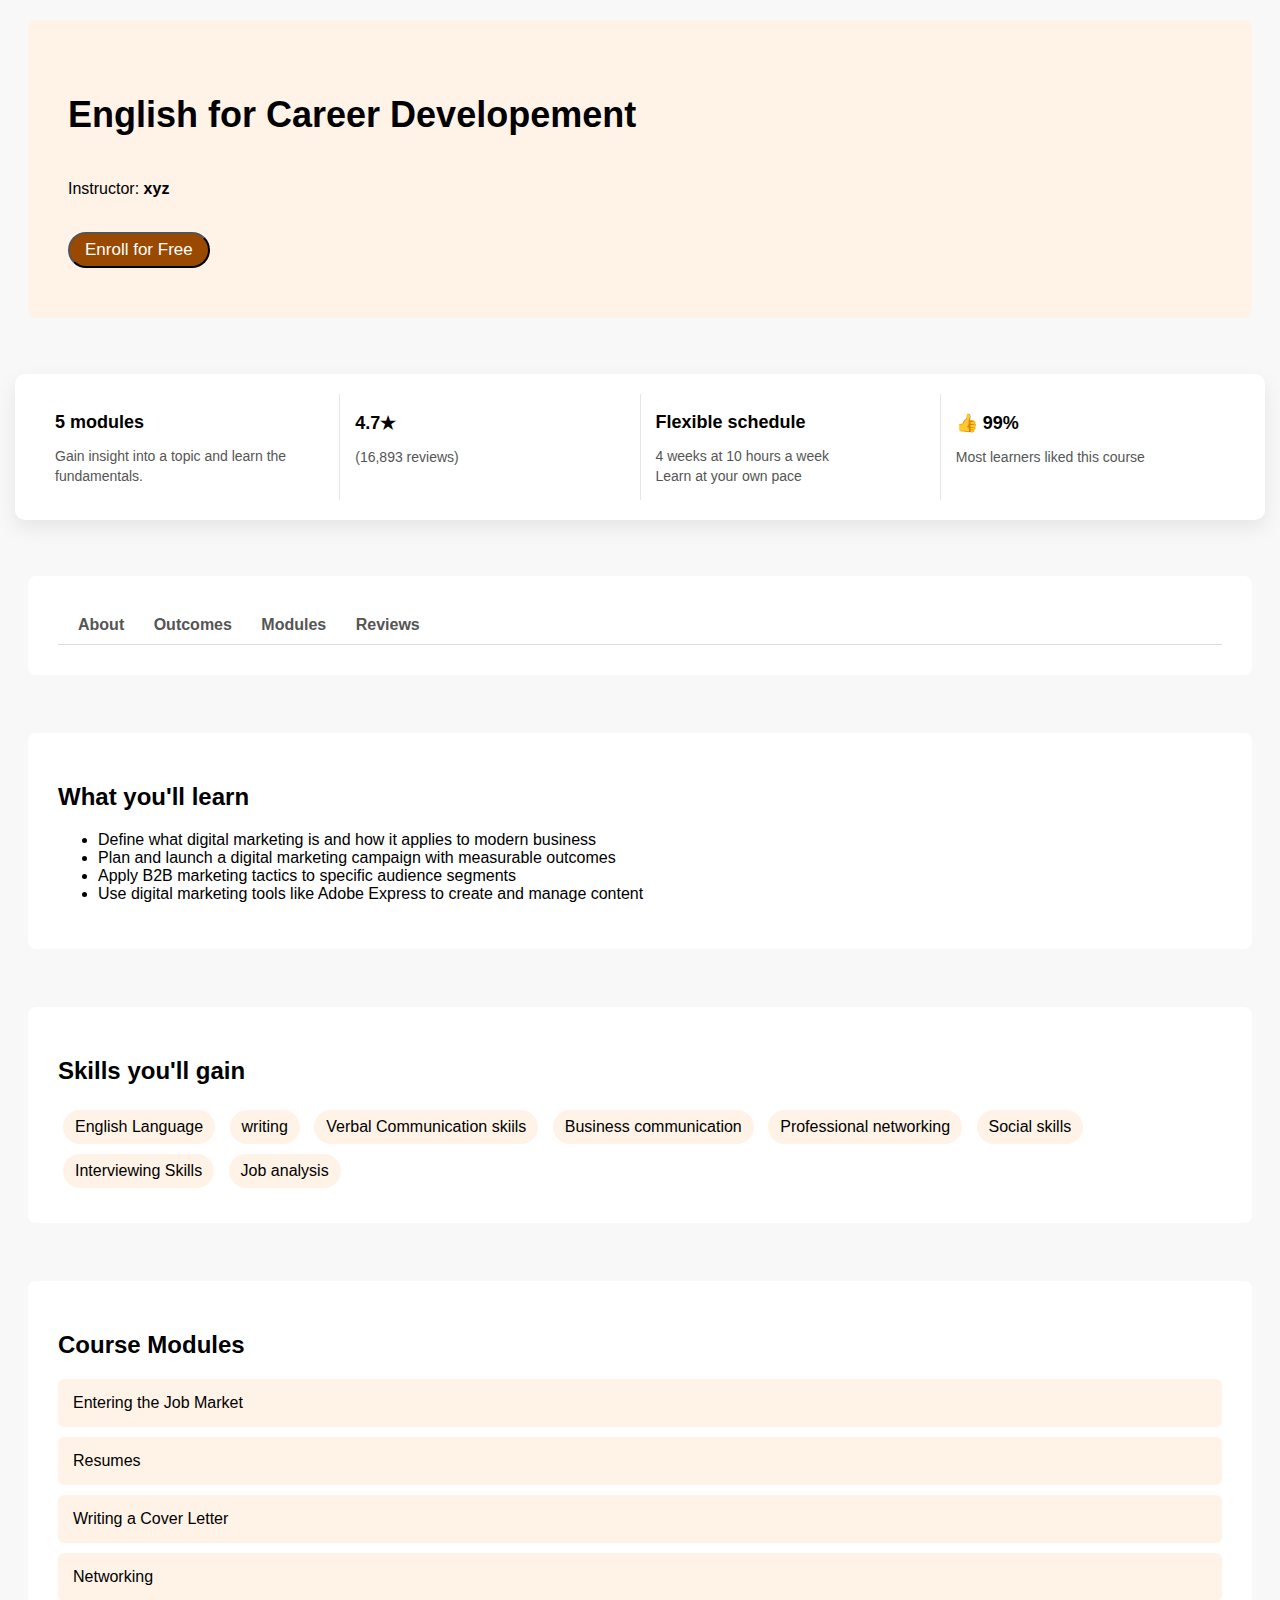
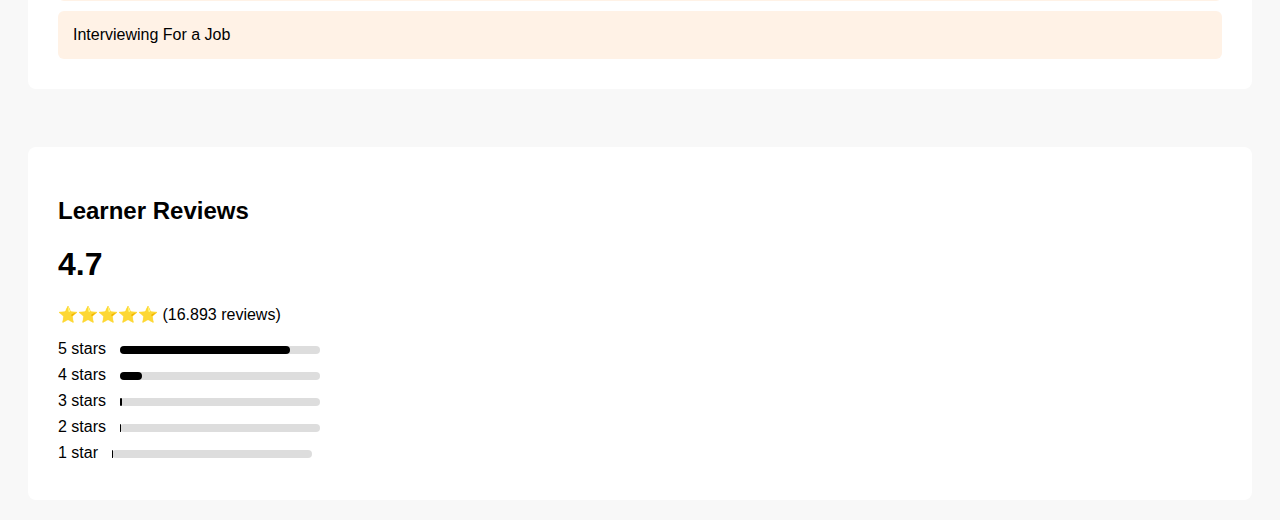
<file: pages/english for career developement.html>
<!DOCTYPE html>
<html lang="en">

<head>
  <meta charset="UTF-8">
  <title>English for carrer developement</title>
  <link rel="stylesheet" href="../css/english for career developement.css">
</head>

<body>
  <section class="main">
    <div class="main-text">
      <h1>English for Career Developement</h1><br>
      <p>Instructor: <strong>xyz</strong></p><br>
      <button class="btn-primary">Enroll for Free</button>
    </div>
  </section>
  <br><br>

  <div class="course-info-container">
    <div class="info-box">
      <h3> 5 modules</h3>
      <p>Gain insight into a topic and learn the fundamentals.</p>
    </div>

    <div class="info-box">
      <h3>4.7★</h3>
      <p>(16,893 reviews)</p>
    </div>

    <div class="info-box">
      <h3>Flexible schedule</h3>
      <p> 4 weeks at 10 hours a week<br>Learn at your own pace</p>
    </div>

    <div class="info-box">
      <h3>👍 99%</h3>
      <p>Most learners liked this course</p>
    </div>
  </div>
  <br><br>
  <section>
    <div class="nav">
      <a href="#about">About</a>
      <a href="#outcomes">Outcomes</a>
      <a href="#modules">Modules</a>
      <a href="#reviews">Reviews</a>
    </div>
  </section>
  <br>
  <section id="about">
    <h2>What you'll learn</h2>
    <ul>
      <li>Define what digital marketing is and how it applies to modern business </li>
      <li>Plan and launch a digital marketing campaign with measurable outcomes</li>
      <li>Apply B2B marketing tactics to specific audience segments</li>
      <li>Use digital marketing tools like Adobe Express to create and manage content</li>
    </ul>
  </section>
  <br>
  <section id="outcomes">
    <h2>Skills you'll gain</h2>
    <div class="skills">
      <span>English Language</span>
      <span>writing</span>
      <span>Verbal Communication skiils</span>
      <span>Business communication</span>
      <span>Professional networking</span>
      <span>Social skills</span>
      <span>Interviewing Skills</span>
      <span>Job analysis</span>
    </div>
  </section>
  <br>

  <section id="modules">
    <h2>Course Modules</h2>
    <div class="accordion">
      <div class="accordion-header" onclick="toggleAccordion(this)">
        Entering the Job Market
      </div>
      <div class="accordion-body">
        In this unit you will learn about the steps in the job search process
      </div>


      <div class="accordion-header" onclick="toggleAccordion(this)">
        Resumes
      </div>
      <div class="accordion-body">
        In this unit, you will learn how to describe yourself and your experiences in a résumé. The unit will also help
        you build your job-related vocabulary.
      </div>

      <div class="accordion-header" onclick="toggleAccordion(this)">
        Writing a Cover Letter
      </div>
      <div class="accordion-body">
        This unit focuses on another important document for job-seekers: the cover letter. You will learn how to write a
        clear cover letter that tells employers why you are the right person for the job.
      </div>

      <div class="accordion-header" onclick="toggleAccordion(this)">
        Networking
      </div>
      <div class="accordion-body">
        This unit will teach job-seekers language for meeting new people, making small talk, and describing.

      </div>

      <div class="accordion-header" onclick="toggleAccordion(this)">
        Interviewing For a Job
      </div>
      <div class="accordion-body">
        This unit is about the question-and-answer process of job interviews, and will help prepare learners to present
        themselves well in interviews
      </div>

    </div>
  </section>

  <br>
  <section id="reviews">
    <h2>Learner Reviews</h2>

    <div class="rating-summary">
      <h1>4.7</h1>
      <p>⭐⭐⭐⭐⭐ (16.893 reviews)</p>
    </div>

    <div class="rating-bars">
      <div>5 stars <span class="bar"><span style="width:85%"></span></span></div>
      <div>4 stars <span class="bar"><span style="width:11%"></span></span></div>
      <div>3 stars <span class="bar"><span style="width:1%"></span></span></div>
      <div>2 stars <span class="bar"><span style="width:0.2%"></span></span></div>
      <div>1 star <span class="bar"><span style="width:0.41%"></span></span></div>
    </div>

  </section>



  <script src="../js/english for career developement.js"></script>
</body>

</html>
</file>
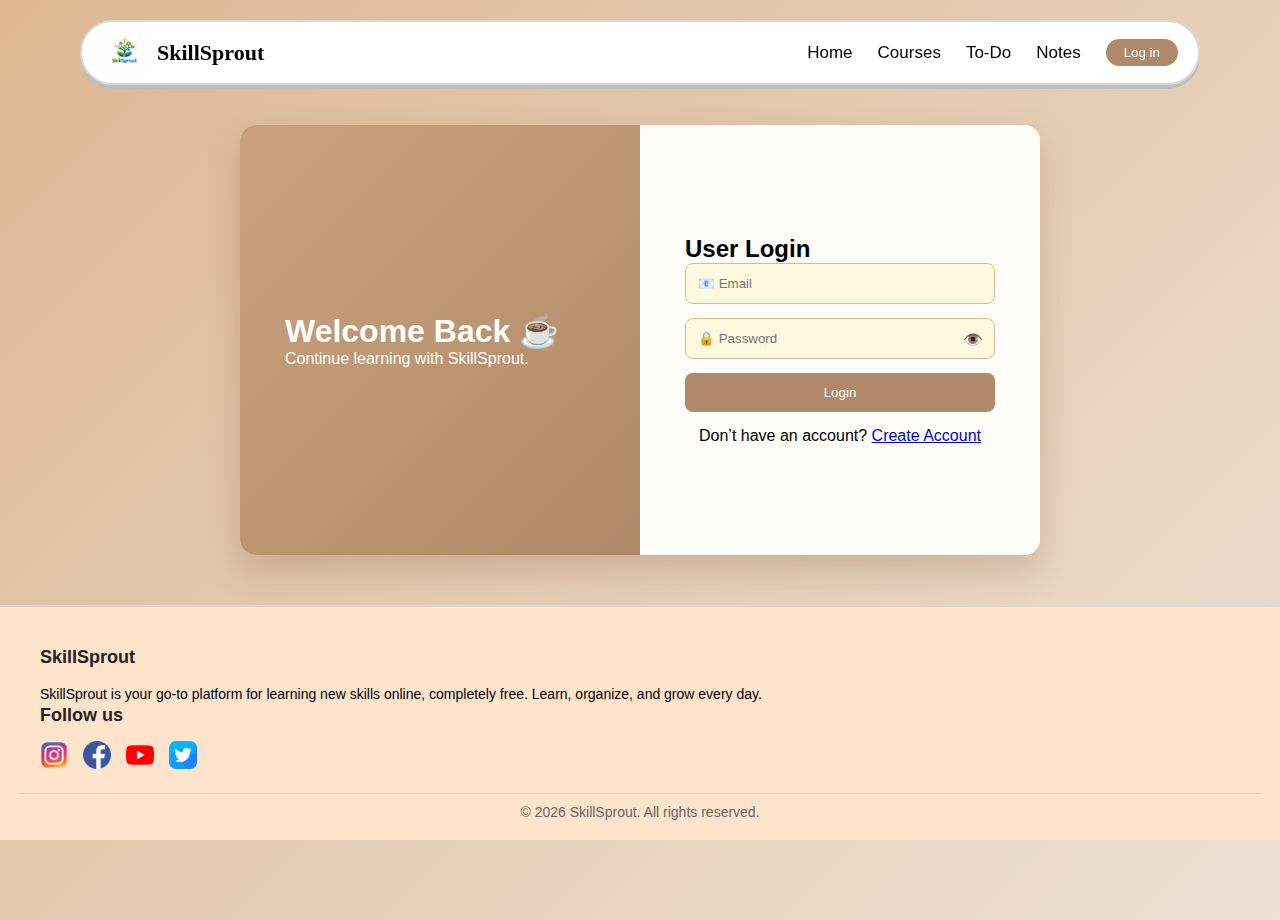
<file: pages/login.html>
<!DOCTYPE html>
<html lang="en">
<head>
  <meta charset="UTF-8">
  <title>Login | SkillSprout</title>

  <style>
    * {
      margin: 0;
      padding: 0;
      box-sizing: border-box;
      font-family: "Segoe UI", sans-serif;
    }

    body {
      min-height: 100vh;
      background: linear-gradient(135deg, #ddb892, #ede0d4);
    }

    
    .app-title {
      background: #ffffff;
      border: 2px solid #d9d9d9;
      box-shadow: 0 4px #bfbfbf;
      border-radius: 50px;
      margin: 20px 80px;
      display: flex;
      align-items: center;
      padding: 8px 20px;
      position: sticky;
      top: 20px;
      z-index: 100;
    }

    .logo {
      height: 45px;
      margin-right: 10px;
    }

    .title {
      font-size: 22px;
      margin-right: auto;
      font-family: "Times New Roman", Times, serif;
    }

    .navbar {
      display: flex;
      gap: 25px;
      align-items: center;
    }

    .nav-item {
      text-decoration: none;
      color: black;
      font-size: 17px;
    }

    .btn {
      padding: 6px 18px;
      border-radius: 20px;
      border: none;
      background: #b08968;
      color: white;
      cursor: pointer;
    }

    .hamburger-icon {
      height: 30px;
      display: none;
      cursor: pointer;
    }

 
    .main-container {
      width: 800px;
      height: 430px;
      background: #fefae0;
      margin: 40px auto;
      display: flex;
      border-radius: 16px;
      overflow: hidden;
      box-shadow: 0 15px 35px rgba(127, 85, 57, 0.25);
    }

    .left-panel {
      width: 50%;
      background: linear-gradient(135deg, #c9a27e, #b08968);
      color: white;
      padding: 45px;
      display: flex;
      flex-direction: column;
      justify-content: center;
    }

    .right-panel {
      width: 50%;
      padding: 45px;
      background: #fffdf7;
      display: flex;
      flex-direction: column;
      justify-content: center;
    }

    form {
      display: flex;
      flex-direction: column;
      gap: 14px;
    }

    input {
      width: 100%;
      padding: 12px 42px 12px 12px;
      border-radius: 8px;
      border: 1px solid #ddb892;
      background: #fefae0;
    }

    .password-box {
      position: relative;
    }

    .password-box span {
      position: absolute;
      right: 12px;
      top: 50%;
      transform: translateY(-50%);
      cursor: pointer;
    }

    button[type="submit"] {
      padding: 12px;
      background: #b08968;
      color: white;
      border: none;
      border-radius: 8px;
      cursor: pointer;
    }

    .switch-text {
      margin-top: 15px;
      text-align: center;
    }

    .footer {
      background-color: #ffe4cc;
      border-top: 2px solid #d9d9d9;
      font-family: "Times New Roman", Times, serif;
      padding: 40px 20px 20px;
      margin-top: 50px;
    }

    .footer-container {
      display: flex;
      justify-content: space-between;
      flex-wrap: wrap;
      max-width: 1200px;
      margin: auto;
      gap: 40px;
    }

    .footer-section {
      flex: 1;
      min-width: 250px;
    }

    .footer-section h2,
    .footer-section h3 {
      margin-bottom: 15px;
      font-size: 18px;
      color: #222;
    }

    .footer-section p {
      font-size: 14px;
      line-height: 1.6;
    }

    .social-icons {
      display: flex;
      gap: 15px;
      margin-top: 10px;
    }

    .social-logo {
      height: 28px;
      cursor: pointer;
    }

    .footer-bottom {
      text-align: center;
      border-top: 1px solid #d9d9d9;
      margin-top: 20px;
      padding-top: 10px;
      font-size: 14px;
      color: #666;
    }

    @media (max-width: 900px) {
      .main-container {
        flex-direction: column;
        width: 90%;
        height: auto;
      }

      .navbar {
        display: none;
        flex-direction: column;
        background: white;
        position: absolute;
        top: 70px;
        right: 30px;
        padding: 15px;
        border-radius: 15px;
      }

      .navbar.show {
        display: flex;
      }

      .hamburger-icon {
        display: block;
      }

      .footer-container {
        flex-direction: column;
        text-align: center;
      }

      .social-icons {
        justify-content: center;
      }
    }
  </style>
</head>

<body>


  <div class="app-title">
    <img src="../images/logo.png" class="logo">
    <h2 class="title">SkillSprout</h2>

    <div class="navbar">
      <a class="nav-item" href="index.html">Home</a>
      <a class="nav-item" href="courses.html">Courses</a>
      <a class="nav-item" href="todo.html">To-Do</a>
      <a class="nav-item" href="notes.html">Notes</a>
      <a href="login.html"><button class="btn">Log in</button></a>
    </div>

    <img src="../images/hamburger.png" class="hamburger-icon" onclick="toggleMenu()">
  </div>

  
  <div class="main-container">
    <div class="left-panel">
      <h1>Welcome Back ☕</h1>
      <p>Continue learning with SkillSprout.</p>
    </div>

    <div class="right-panel">
      <h2>User Login</h2>

      <form>
        <input type="email" placeholder="📧 Email" required>

        <div class="password-box">
          <input type="password" id="loginPass" placeholder="🔒 Password" required>
          <span onclick="togglePassword('loginPass')">👁️</span>
        </div>

        <button type="submit">Login</button>
      </form>

      <p class="switch-text">
        Don’t have an account?
        <a href="signup.html">Create Account</a>
      </p>
    </div>
  </div>


  <footer class="footer">
    <div class="footer-container">
      <div class="footer-section">
        <h2>SkillSprout</h2>
        <p>
          SkillSprout is your go-to platform for learning new skills online,
          completely free. Learn, organize, and grow every day.
        </p>
<!-- login page -->

        <h3>Follow us</h3>
        <div class="social-icons">
          <a href="https://www.instagram.com"><img src ="../images/instagram.png" class="social-logo"></a>
              <a href="https://www.facebook.com"><img src ="../images/facebook.png" class="social-logo"></a>
                <a href="https://www.youtube.com"><img src ="../images/youtube.png" class="social-logo"></a>
                 <a href="https://www.x.com"><img src ="../images/twitter.png" class="social-logo"></a>
        </div>
      </div>
    </div>

    <div class="footer-bottom">
      © 2026 SkillSprout. All rights reserved.
    </div>
  </footer>

 
  <script>
    function toggleMenu() {
      document.querySelector(".navbar").classList.toggle("show");
    }

    function togglePassword(id) {
      const input = document.getElementById(id);
      input.type = input.type === "password" ? "text" : "password";
    }
  </script>

</body>
</html>
</file>
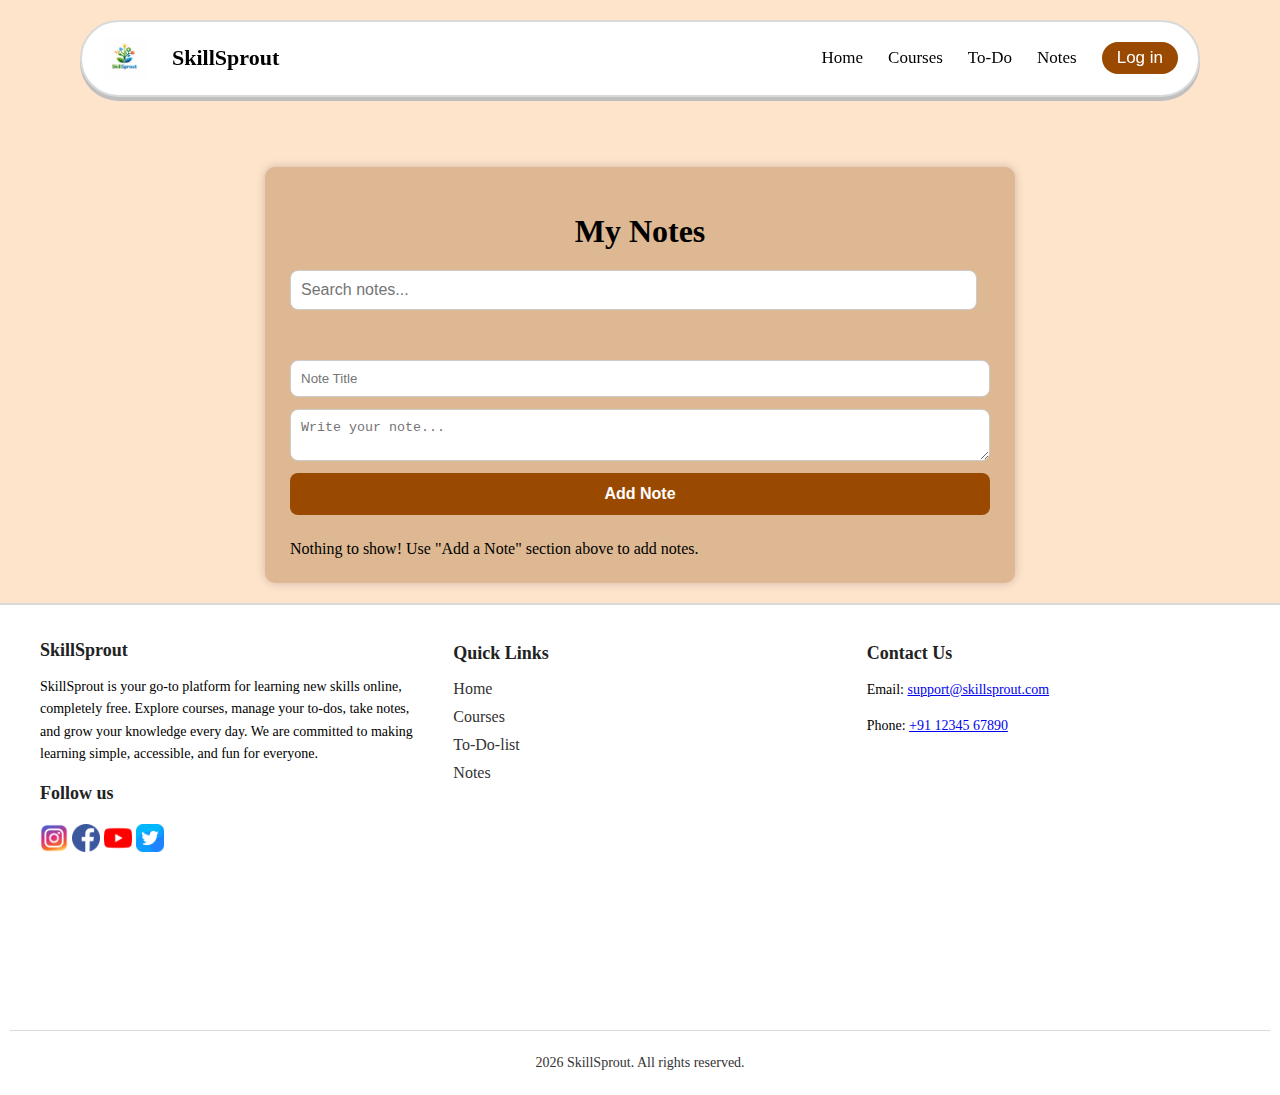
<file: pages/notes.html>
<!DOCTYPE html>
<html lang="en">
<head>
    <meta charset="UTF-8">
    <meta name="viewport" content="width=device-width, initial-scale=1.0">
    <title>Notes</title>
    <link rel="stylesheet" href="../css/notes.css">
</head>
<body>
     <div class="app-title">
    <img class="logo" src="../images/logo.png"/>
    <h2 class="title">SkillSprout</h2>
    <div class="navbar">
    <a class="nav-item" href="../index.html">Home</a>
    <a class="nav-item"  href="../pages/course.html">Courses</a>
    <a class="nav-item" href="../pages/todo.html">To-Do</a>
    <a class="nav-item" href="./pages/notes.html">Notes</a>
   <a href="../pages/login.html"><button class="btn" >Log in</button></a>
    </div>
    <img src="../images/hamburger.png" class="hamburger-icon" onclick="toggleMenu()">
    </div>
    <div class="container">
        <h1>My Notes</h1>
        <input type="text" id="searchInput" placeholder="Search notes..." >
        <div class="input-box">
            <input type="text" id="noteTitle" placeholder="Note Title">
            <textarea id="noteDesc" placeholder="Write your note..."></textarea>
            <button id="addNoteBtn">Add Note</button>
        </div>
        <div class="notes-container" id="notesContainer"></div>

    </div>
     <footer class="footer">
        <div class = "footer-container">
            <div class = "footer-section">
                <h2 >SkillSprout</h2>
                <p>SkillSprout is your go-to platform for learning new skills online, 
                    completely free. Explore courses, manage your to-dos, take notes,
                    and grow your knowledge every day. We are committed to making learning simple,
                    accessible, and fun for everyone.
            </p>
            <h3>Follow us</h3>
            <a href="https://www.instagram.com"><img src ="../images/instagram.png" class="social-logo"></a>
              <a href="https://www.facebook.com"><img src ="../images/facebook.png" class="social-logo"></a>
                <a href="https://www.youtube.com"><img src ="../images/youtube.png" class="social-logo"></a>
                 <a href="https://www.x.com"><img src ="../images/twitter.png" class="social-logo"></a>
        </div>
           
            <div class="footer-section">
                <h3>Quick Links</h3>
                <ul>
                    <li><a href="../index.html" class="nav">Home</a></li>
                    <li><a href="./course.html" class="nav">Courses</a></li>
                    <li><a href="./todo.html" class="nav">To-Do-list</a></li>
                    <li><a href="./notes.html" class="nav">Notes</a></li>
                </ul>
            </div>
    <div class="footer-section">
            <h3>Contact Us</h3>
           <p>Email: <a href="mailto:support@skillsprout.com">support@skillsprout.com</a></p>
            <p>Phone: <a href="tel:+911234567890">+91 12345 67890</a></p>
         </div>
         </div>
             <iframe 
                src="https://www.google.com/maps/embed?pb=!1m18!1m12!1m3!1d241317.1160995979!2d72.7410998630264!3d19.08219783884974!2m3!1f0!2f0!3f0!3m2!1i1024!2i768!4f13.1!3m3!1m2!1s0x3be7b63a344b4a71%3A0xdeb6aa87e1cd93a1!2sMumbai%2C%20Maharashtra!5e0!3m2!1sen!2sin!4v1704728542943!5m2!1sen!2sin"
                width="100%" height="150" style="border:0; border-radius:10px;" >
            </iframe>
        </div>
        </div>
        <div class="footer-bottom">
        <p> 2026 SkillSprout. All rights reserved.</p>
        </div>
    </footer>
    <script src="../js/notes.js"></script>
</body>
</html>
</file>
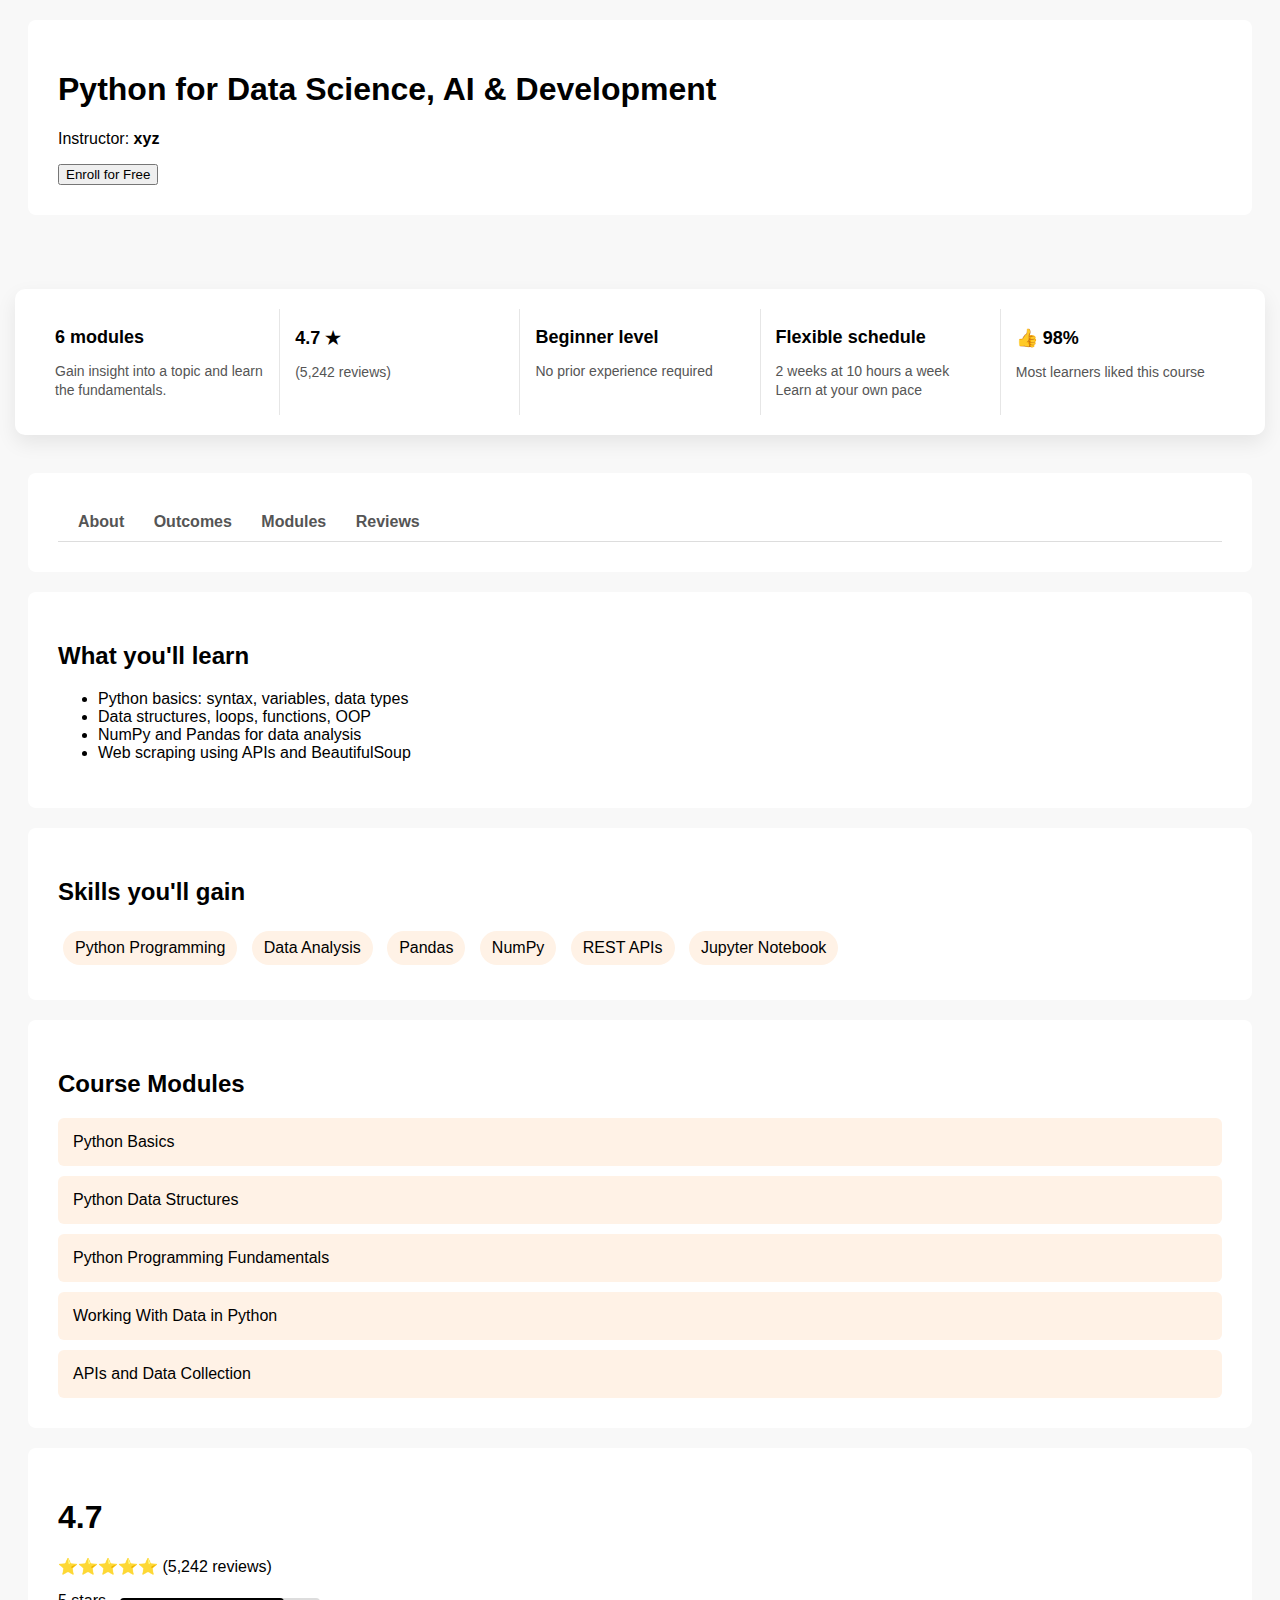
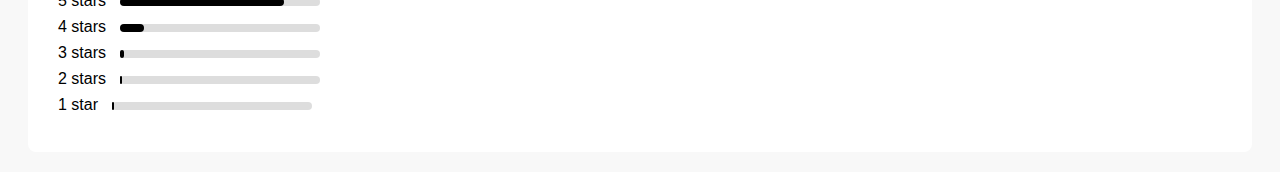
<file: pages/python.html>
<!DOCTYPE html>
<html lang="en">
<head>
    <meta charset="UTF-8">
    <title>Python for Data Science, AI & Development</title>
    <link rel="stylesheet" href="..\css\python.css">
</head>
<body>
    

<section class="hero">
   <div class="hero-text">
    <h1>Python for Data Science, AI & Development</h1>
    <p class="instructor">Instructor: <b>xyz</b></p>
    <button class="enroll">Enroll for Free</button>
    </div>
    </section>
  <br><br><br>
    <div class="course-info-container">

    <div class="info-box">
      <h3>6 modules</h3>
      <p>Gain insight into a topic and learn the fundamentals.</p>
    </div>

    <div class="info-box">
      <h3>4.7 ★</h3>
      <p>(5,242 reviews)</p>
    </div>

    <div class="info-box">
      <h3>Beginner level</h3>
      <p>No prior experience required</p>
    </div>

    <div class="info-box">
      <h3>Flexible schedule</h3>
      <p>2 weeks at 10 hours a week<br>Learn at your own pace</p>
    </div>

    <div class="info-box">
      <h3>👍 98%</h3>
      <p>Most learners liked this course</p>
    </div>

  </div>
</section>
<br>
<section>
<div class="nav">
    <a href="#about">About</a>
    <a href="#outcomes">Outcomes</a>
    <a href="#modules">Modules</a>
    <a href="#reviews">Reviews</a>
  </div>
  </section>

<section id="about">
    <h2>What you'll learn</h2>
    <ul>
        <li>Python basics: syntax, variables, data types</li>
        <li>Data structures, loops, functions, OOP</li>
        <li>NumPy and Pandas for data analysis</li>
        <li>Web scraping using APIs and BeautifulSoup</li>
    </ul>
</section>
<section id="outcomes" >
    <h2>Skills you'll gain</h2>
    <div class="skills">
        <span>Python Programming</span>
        <span>Data Analysis</span>
        <span>Pandas</span>
        <span>NumPy</span>
        <span>REST APIs</span>
        <span>Jupyter Notebook</span>
    </div>
</section>

<section id="modules" >
    <h2>Course Modules</h2>
    <div class="accordion">
      <div class="accordion-header" onclick="toggleAccordion(this)">
         Python Basics
      </div>
      <div class="accordion-body">
       In this module, you will begin by exploring the fundamentals of Python programming. You will identify the users and benefits of Python and understand the diversity and inclusion efforts of the Python community. Next, you will be introduced to the Jupyter Notebook environment, where you will learn how to create, run, and manage code cells, as well as present and shut down notebooks. You will then learn to write your first Python program and work with different data types such as integers, floats, and strings. As you progress, you will use expressions and variables to perform basic operations and practice manipulating strings using indexing, escape sequences, and formatting techniques. Throughout the module, you will apply your learning through hands-on labs and interactive exercises.


      </div>

      <div class="accordion-header" onclick="toggleAccordion(this)">
       Python Data Structures
      </div>
      <div class="accordion-body">
      In this module, you will explore essential Python data structures including lists, tuples, dictionaries, and sets. Starting with lists and tuples, you will learn how to store and manipulate collections of data using indexing, slicing, and sorting techniques. Through hands-on labs, you’ll practice key operations such as cloning lists and performing tuple manipulations. The module then introduces dictionaries, where data is stored in key-value pairs, and you will gain practical experience in creating and working with them. Finally, you will examine sets, an unordered collection that contains only unique elements, and learn how to perform set operations and logic-based tasks. By the end of this module, you’ll have a strong foundational understanding of these core Python data structures.
      </div>

      <div class="accordion-header" onclick="toggleAccordion(this)">
          Python Programming Fundamentals
      </div>
      <div class="accordion-body">
       In this module, you will build a strong foundation in core Python programming concepts essential for applied data science. The module begins with conditions and branching, where you’ll learn to use comparison and logical operators to control the flow of your program. You will then move on to loops, including for and while loops, to iterate over sequences and perform repetitive tasks efficiently. Next, the module covers functions, teaching you how to use built-in Python functions and define your own function to structure and reuse code effectively. You’ll also explore exception handling, a critical concept that enables your program to handle errors gracefully and maintain robustness. Finally, you’ll be introduced to objects and classes, the foundation of object-oriented programming in Python. You’ll learn how to define your own classes and create objects, understand attributes and methods, and see how real-world problems can be modeled using OOP principles.


      </div>

      <div class="accordion-header" onclick="toggleAccordion(this)">
      Working With Data in Python
      </div>
      <div class="accordion-body">
       In this module, you’ll begin by understanding the fundamentals of working with data in Python, focusing on how to read and write data to files in various formats such as text, CSV, and JSON. You’ll learn how to open, read, write, and manipulate files efficiently, which is essential for handling real-world data. As you progress, you’ll explore essential Python libraries for data manipulation and mathematical operations. Key libraries such as Pandas help you work with structured data in tabular formats, whereas NumPy supports numerical operations on arrays and matrices. By the end of the module, you’ll be equipped with the skills to efficiently handle, manipulate, and perform mathematical operations on data using Python, setting a strong foundation for more advanced data analysis techniques.
      </div>
      <div class="accordion-header" onclick="toggleAccordion(this)">
        APIs and Data Collection  
      </div>
      <div class="accordion-body">
       This module explores various techniques for collecting data, focusing on the use of APIs, web scraping, and working with different file formats. By the end of this module, you will be equipped with the necessary tools and knowledge to collect data from different sources, both structured and unstructured. The module includes hands-on labs, optional content for further exploration, and a final comprehensive exam to test your overall understanding of the course.
      </div>
    </div>
  </section>
 
 <section id="reviews">
 <div class="rating-summary">
    <h1>4.7</h1>
    <p>⭐⭐⭐⭐⭐ (5,242 reviews)</p>
  </div>

  <div class="rating-bars">
    <div>5 stars <span class="bar"><span style="width:82%"></span></span></div>
    <div>4 stars <span class="bar"><span style="width:12%"></span></span></div>
    <div>3 stars <span class="bar"><span style="width:2%"></span></span></div>
    <div>2 stars <span class="bar"><span style="width:1%"></span></span></div>
    <div>1 star <span class="bar"><span style="width:0.59%"></span></span></div>
  </div>
</section>

    <script src="..\js\python.js"></script>
</body>
</html>
</file>
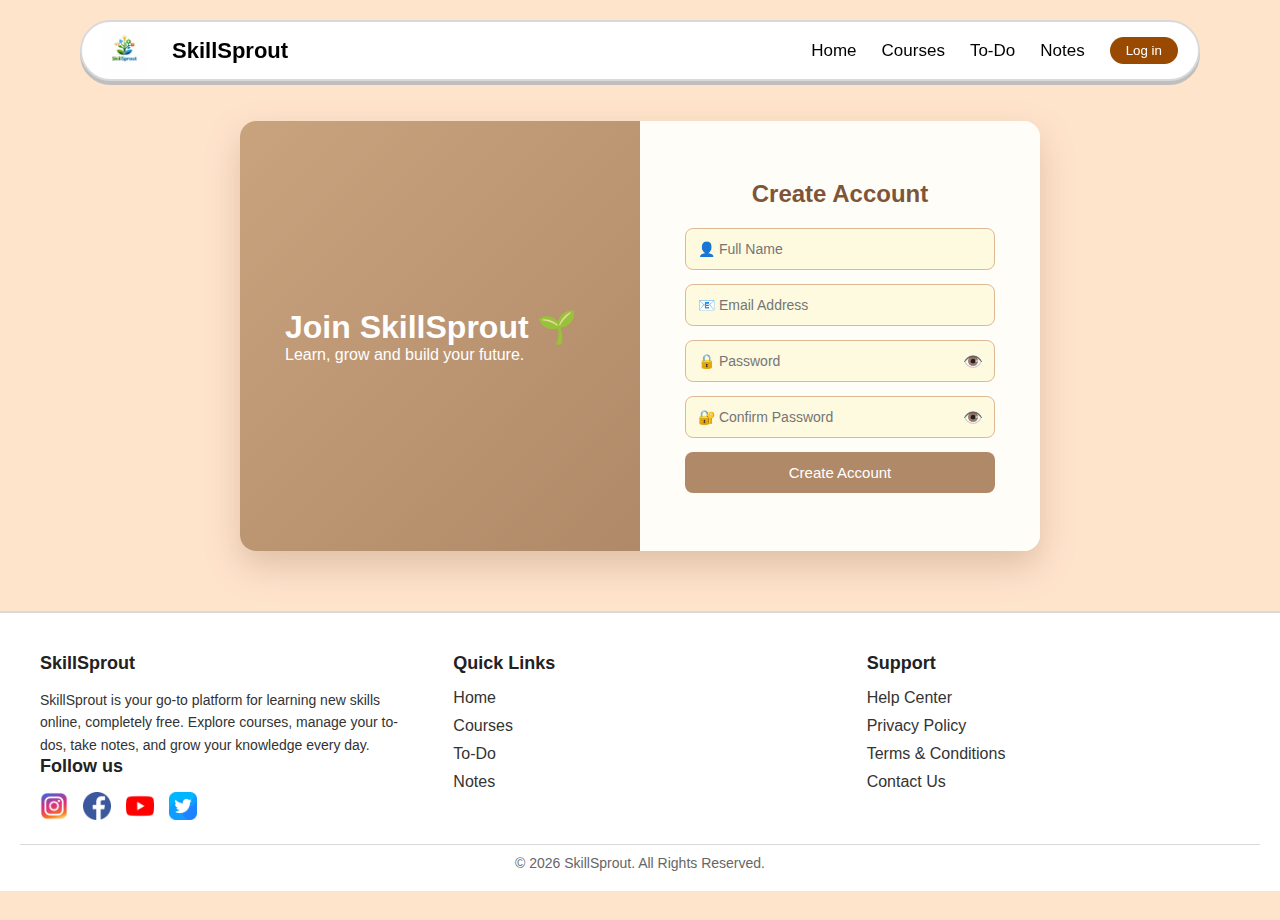
<file: pages/signup.html>
<!DOCTYPE html>
<html lang="en">
<head>
  <meta charset="UTF-8">
  <title>Signup | SkillSprout</title>

  <style>
    * {
      margin: 0;
      padding: 0;
      box-sizing: border-box;
      font-family: "Segoe UI", sans-serif;
    }

    body {
      min-height: 100vh;
      background:  #ffe4cc;
    }

   
    .logo {
      height: 45px;
      margin-right: 15px;
    }

    .app-title {
      font-family: "Times New Roman", Times, serif;
      background: #ffffff;
      border: 2px solid #d9d9d9;
      box-shadow: 0 4px #bfbfbf;
      border-radius: 50px;
      margin: 20px 80px;
      display: flex;
      align-items: center;
      justify-content: space-between;
      padding: 6px 20px;
      position: sticky;
      top: 20px;
      z-index: 100;
    }

    .title {
      font-size: 22px;
      margin-right: auto;
      margin-left: 10px;
    }

    .navbar {
      display: flex;
      align-items: center;
      gap: 25px;
    }

    .nav-item {
      color: black;
      font-size: 17px;
      text-decoration: none;
    }

    .btn {
      padding: 6px 16px;
      border-radius: 20px;
      border: none;
      background-color: #994a00;
      color: white;
      cursor: pointer;
    }

    .hamburger-icon {
      height: 30px;
      display: none;
      cursor: pointer;
    }

 
    .main-container {
      width: 800px;
      height: 430px;
      background: #fefae0;
      margin: 40px auto;
      display: flex;
      border-radius: 16px;
      overflow: hidden;
      box-shadow: 0 15px 35px rgba(127, 85, 57, 0.25);
    }

    .left-panel {
      width: 50%;
      background: linear-gradient(135deg, #c9a27e, #b08968);
      color: white;
      padding: 45px;
      display: flex;
      flex-direction: column;
      justify-content: center;
    }

    .right-panel {
      width: 50%;
      padding: 45px;
      background: #fffdf7;
      display: flex;
      flex-direction: column;
      justify-content: center;
    }

    .right-panel h2 {
      text-align: center;
      margin-bottom: 20px;
      color: #7f5539;
    }

    form {
      display: flex;
      flex-direction: column;
      gap: 14px;
    }

    input {
      width: 100%;
      padding: 12px 42px 12px 12px;
      border-radius: 8px;
      border: 1px solid #ddb892;
      background: #fefae0;
      font-size: 14px;
      outline: none;
    }

    .password-box {
      position: relative;
      width: 100%;
    }

    .password-box span {
      position: absolute;
      right: 12px;
      top: 50%;
      transform: translateY(-50%);
      cursor: pointer;
      font-size: 16px;
    }

    form button {
      padding: 12px;
      background: #b08968;
      color: white;
      border: none;
      border-radius: 8px;
      cursor: pointer;
      font-size: 15px;
    }

    form button:hover {
      background: #9c6644;
    }

   
    .footer {
      background-color:white;
      border-top: 2px solid #d9d9d9;
      font-family: "Times New Roman", Times, serif;
      padding: 40px 20px 20px;
      margin-top: 60px;
    }

    .footer-container {
      display: flex;
      justify-content: space-between;
      flex-wrap: wrap;
      max-width: 1200px;
      margin: auto;
      gap: 40px;
    }

    .footer-section {
      flex: 1;
      min-width: 250px;
    }

    .footer-section h2,
    .footer-section h3 {
      margin-bottom: 15px;
      font-size: 18px;
      color: #222;
    }

    .footer-section p {
      font-size: 14px;
      line-height: 1.6;
      color: #333;
    }

    .footer-section ul {
      list-style: none;
    }

    .footer-section ul li {
      margin-bottom: 10px;
    }

    .footer-section ul li a {
      text-decoration: none;
      color: #333;
      transition: 0.3s;
    }

    .footer-section ul li a:hover {
      color: #000;
      padding-left: 5px;
    }

    .social-icons {
      display: flex;
      gap: 15px;
      margin-top: 10px;
    }

    .social-logo {
      height: 28px;
      cursor: pointer;
    }

    .footer-bottom {
      text-align: center;
      border-top: 1px solid #d9d9d9;
      margin-top: 20px;
      padding-top: 10px;
      font-size: 14px;
      color: #666;
    }

   
    @media (max-width: 900px) {
      .main-container {
        flex-direction: column;
        width: 90%;
        height: auto;
      }

      .navbar {
        display: none;
        flex-direction: column;
        background: #ffffff;
        position: absolute;
        top: 70px;
        right: 30px;
        padding: 15px;
        border-radius: 15px;
      }

      .navbar.show {
        display: flex;
      }

      .hamburger-icon {
        display: block;
      }

      .footer-container {
        flex-direction: column;
        text-align: center;
      }

      .social-icons {
        justify-content: center;
      }
    }
    @media(max-width:768px){
      .left-panel{
        display: none;
      }
      .right-panel{
        width: 100%;
        padding: 30px;
        text-align: center;
      }
      .main-container{
        flex-direction: column;
      }
    }
  </style>
</head>

<body>

  
  <div class="app-title">
    <img class="logo" src="../images/logo.png" />
    <h2 class="title">SkillSprout</h2>

    <div class="navbar">
      <a class="nav-item" href="../index.html">Home</a>
      <a class="nav-item" href="./course.html">Courses</a>
      <a class="nav-item" href="./todo.html">To-Do</a>
      <a class="nav-item" href="./notes.html">Notes</a>
      <a href="./login.html"><button class="btn">Log in</button></a>
    </div>

    <img src="../images/hamburger.png" class="hamburger-icon" onclick="toggleMenu()" />
  </div>


  <div class="main-container">
    <div class="left-panel">
      <h1>Join SkillSprout 🌱</h1>
      <p>Learn, grow and build your future.</p>
    </div>

    <div class="right-panel">
      <h2>Create Account</h2>

      <form>
        <input type="text" placeholder="👤 Full Name" required>
        <input type="email" placeholder="📧 Email Address" required>

        <div class="password-box">
          <input type="password" id="pass1" placeholder="🔒 Password" required>
          <span onclick="togglePassword('pass1')">👁️</span>
        </div>

        <div class="password-box">
          <input type="password" id="pass2" placeholder="🔐 Confirm Password" required>
          <span onclick="togglePassword('pass2')">👁️</span>
        </div>

        <button type="submit">Create Account</button>
      </form>
    </div>
  </div>

 
  <footer class="footer">
    <div class="footer-container">

      <div class="footer-section">
        <h2>SkillSprout</h2>
        <p>
          SkillSprout is your go-to platform for learning new skills online,
          completely free. Explore courses, manage your to-dos, take notes,
          and grow your knowledge every day.
        </p>

        <h3>Follow us</h3>
        <div class="social-icons">
         <a href="https://www.instagram.com"><img src ="../images/instagram.png" class="social-logo"></a>
              <a href="https://www.facebook.com"><img src ="../images/facebook.png" class="social-logo"></a>
                <a href="https://www.youtube.com"><img src ="../images/youtube.png" class="social-logo"></a>
                 <a href="https://www.x.com"><img src ="../images/twitter.png" class="social-logo"></a>
        </div>
      </div>

      <div class="footer-section">
        <h3>Quick Links</h3>
        <ul>
          <li><a href="index.html">Home</a></li>
          <li><a href="courses.html">Courses</a></li>
          <li><a href="todo.html">To-Do</a></li>
          <li><a href="notes.html">Notes</a></li>
        </ul>
      </div>

      <div class="footer-section">
        <h3>Support</h3>
        <ul>
          <li><a href="#">Help Center</a></li>
          <li><a href="#">Privacy Policy</a></li>
          <li><a href="#">Terms & Conditions</a></li>
          <li><a href="#">Contact Us</a></li>
        </ul>
      </div>

    </div>

    <div class="footer-bottom">
      © 2026 SkillSprout. All Rights Reserved.
    </div>
  </footer>

  <script>
    function toggleMenu() {
      document.querySelector(".navbar").classList.toggle("show");
    }

    function togglePassword(id) {
      const input = document.getElementById(id);
      input.type = input.type === "password" ? "text" : "password";
    }
  </script>

</body>
</html>
</file>
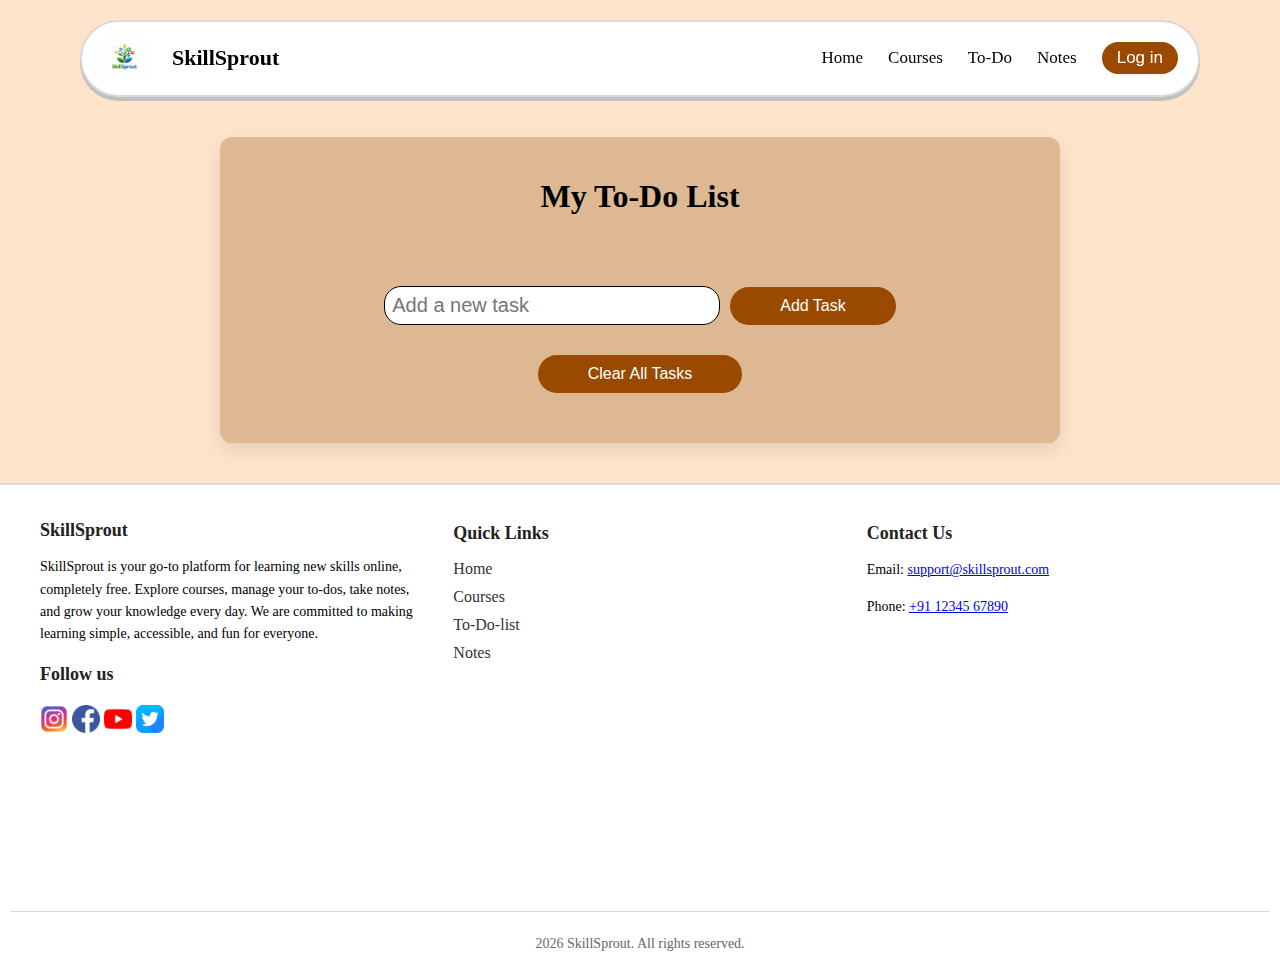
<file: pages/todo.html>
<!DOCTYPE html>
<html lang="en">
<head>
    <meta charset="UTF-8">
    <meta name="viewport" content="width=device-width, initial-scale=1.0">
    <title>To-Do list</title>
   <link rel="stylesheet" href="../css/todo.css">  
</head>
<body>
    <div class="app-title">
    <img class="logo" src="../images/logo.png"/>
    <h2 class="title">SkillSprout</h2>
    <div class="navbar">
    <a class="nav-item" href="../index.html">Home</a>
    <a class="nav-item"  href="../pages/course.html">Courses</a>
    <a class="nav-item" href="../pages/todo.html">To-Do</a>
    <a class="nav-item" href="../pages/notes.html">Notes</a>
   <a href="./login.html"><button class="btn" >Log in</button></a>
    </div>
    <img src="../images/hamburger.png" class="hamburger-icon" onclick="toggleMenu()">
    </div>

    <div class="card-container">
    <div class="container">
         <h1> My To-Do List</h1>
    </div>
     <div class="todo-add-container">
        <input type="text" id="todo-input" placeholder="Add a new task" />
        <button id="add-btn" onclick="addTodoItem()">Add Task</button>
     </div>
        <div id="todo-items-container"></div>
      <button id="clear-btn" onclick="clearAllTodoItems()">Clear All Tasks</button>

      </div>

      <footer class="footer">
        <div class = "footer-container">
            <div class = "footer-section">
                <h2 >SkillSprout</h2>
                <p>SkillSprout is your go-to platform for learning new skills online, 
                    completely free. Explore courses, manage your to-dos, take notes,
                    and grow your knowledge every day. We are committed to making learning simple,
                    accessible, and fun for everyone.
            </p>
            <h3>Follow us</h3>
            <a href="https://www.instagram.com"><img src ="../images/instagram.png" class="social-logo"></a>
              <a href="https://www.facebook.com"><img src ="../images/facebook.png" class="social-logo"></a>
                <a href="https://www.youtube.com"><img src ="../images/youtube.png" class="social-logo"></a>
                 <a href="https://www.x.com"><img src ="../images/twitter.png" class="social-logo"></a>
        </div>
           
            <div class="footer-section">
                <h3>Quick Links</h3>
                <ul>
                    <li><a href="../pages/index.html">Home</a></li>
                    <li><a href="../pages/course.html">Courses</a></li>
                    <li><a href="../pages/todo.html">To-Do-list</a></li>
                    <li><a href="../pages/notes.html">Notes</a></li>
                </ul>
            </div>
            <div class="footer-section">
            <h3>Contact Us</h3>
           <p>Email: <a href="mailto:support@skillsprout.com">support@skillsprout.com</a></p>
            <p>Phone: <a href="tel:+911234567890">+91 12345 67890</a></p>
         </div>
         </div>
             <iframe 
                src="https://www.google.com/maps/embed?pb=!1m18!1m12!1m3!1d241317.1160995979!2d72.7410998630264!3d19.08219783884974!2m3!1f0!2f0!3f0!3m2!1i1024!2i768!4f13.1!3m3!1m2!1s0x3be7b63a344b4a71%3A0xdeb6aa87e1cd93a1!2sMumbai%2C%20Maharashtra!5e0!3m2!1sen!2sin!4v1704728542943!5m2!1sen!2sin"
                width="100%" height="150" style="border:0; border-radius:10px;" allowfullscreen="">
            </iframe>
        </div>
        </div>
        <div class="footer-bottom">
        <p> 2026 SkillSprout. All rights reserved.</p>
        </div>
    </footer>


    <script src="../js/to-do.js"></script>
</body>
</html>
</file>
<file: css/home.css>
.logo{
    height: 45px;
    margin-right: 15px;
    
}
body{
    margin: 0;
    padding: 0;
    overflow-x: hidden;
   
}
.navbar{
    display: flex;
    align-items: center;
    gap: 25px;
}
.nav-item{
  color: black;
  font-size: 17px;
  text-decoration: none;

}
.app-title{
    font-family:'Times New Roman', Times, serif;
     background: #ffffff;
     border: 2px solid #d9d9d9;
     box-shadow: 0 4px #bfbfbf;
     border-radius: 50px;
     margin: 20px 80px;
     display: flex;
     align-items: center;
     justify-content: space-between;
     padding: 5px 20px;
     position: sticky;
     left: 0;
     right: 0;
     top: 20px;
     z-index: 100;
}
.title{
    font-size: 22px;
    margin-right: auto;
    margin-left: 10px;
    font-family:'Times New Roman', Times, serif;
}
.btn{
    background-color: #994a00;
    color: white;
    border:none;
    border-radius:100px ;
    font-size: 17px; 
    padding:6px 15px;
    cursor: pointer;
}
.hamburger-icon{
    height: 25px;
    cursor: pointer;
    display: none;
}
@media screen and (max-width: 800px){
    .app-title{
        margin: 20px 25px;
    }
    .navbar{
        display: none;
        flex-direction: column;
        background: #fff;
        position: absolute;
        top: 75px;
        right: 25px;
        padding: 15px;
        border: 2px solid #d9d9d9;
        border-radius: 10px;
        width: 150px;
        gap: 15px;
    }
    .navbar.show{
        display: flex;
    }
    .hamburger-icon{
        display: block;
    }
}
.footer {
    background-color:   #ddb892;
    border-top: 2px solid #d9d9d9;
    font-family: 'Times New Roman', Times, serif;
    padding: 40px 20px 20px;
    margin-top: 20px;
}

.footer-container {
    display: flex;
    justify-content: space-between;
    flex-wrap: wrap;
    max-width: 1200px;
    margin: auto;
    gap: 40px;
}

.footer-section {
   flex: 1;
   min-width: 250px;
}

.footer-section h2, .footer-section h3 {
    margin-bottom: 15px;
    font-size: 18px;
    color: #222;
}

.footer-section p {
    font-size: 14px;
    line-height: 1.6;
}

.footer-section ul {
    list-style: none;
    padding: 0;
}

.footer-section ul li {
    margin-bottom: 10px;
}

.footer-section ul li a {
    text-decoration: none;
    color: #333;
    transition: 0.3s;
}

.footer-section ul li a:hover {
    color: #000;
    padding-left: 5px;
}
.social-icons {
    display: flex;
    gap: 15px;
    margin-top: 10px;
}

.social-logo {
    height: 28px;
    cursor: pointer;
    margin-top: 5px;
}
.social-logo:hover {
    transition: 0.3s;
}
.footer-bottom {
    text-align: center;
    border-top: 1px solid #d9d9d9;
    margin-top: 20px;
    padding-top: 10px;
    font-size: 14px;
    color: #333;
}
@media screen and (max-width: 700px) {
    .footer-container {
        flex-direction: column;
        align-items: center;
        text-align: center;
    }

    .footer-section {
        margin-bottom: 20px;
    }

    .social-icons {
        justify-content: center;
    }
     .container {
        flex-direction: column;
        text-align: center;
    }

    .heading {
        font-size: 9px;
    }

    .image-section {
      width: 350px;
        height: 350px;
    }
     .image {
       height: 300px;
        margin-left: 20px;
        margin-bottom: 20px;
    }
    .caption {
        font-size: 14px;
        margin: auto;
    }
    .btn1 {
        font-size: 12px;
        padding: 8px 12px;
    }
    .card-container {
        justify-content: center;
    }
}
.container{
    max-width: 1300px;
    margin: auto;
    display: flex;
    justify-content: space-between;
    align-items: center;
    padding: 30px 30px;
    gap: 20px;
    background-color:#ffe4cc ;
   border-radius: 20px;
}
.heading{
    font-size: 60px;
    
}
.caption{
    max-width: 450px;
    margin-top: 20px;
    font-size: 20px;
}
.btn1{
    padding: 10px;
   background-color: #e6e6e6;
    font-weight: bold;
    border: 1px solid black;
    border-radius: 50px;
     cursor: pointer;
     font-size: 15px;
}
.btn1:hover{
    background-color: #bfbfbf;
}
.course-section {
    margin: auto;
   max-width: 1250px;
      background-color: #ddb892;
      padding-top: 40px;
      padding-left: 30px;
  
}
.course-title {
    font-size: 20px;
    margin-bottom: 10px;
   
}

.card {
 background: #fff;
    width: 260px;
    padding: 20px 20px;
    margin-top: 10px;
    border-radius: 12px;
    box-shadow: 0 4px 12px rgba(0,0,0,0.1);
    transition: 0.3s ease;
}
.card:hover{
     box-shadow: 0 6px 18px rgba(0,0,0,0.15);
}

.card-img {
  width: 100px;
  height: 90px;
  border-radius: 12px;
  background: #f0f0f0;
}
.tag {
  display: inline-block;
  right: 20px;
  margin-top: 30px;
  background: #e6f4ea;
  color: #2e7d32;
  padding: 5px 10px;
  border-radius: 12px;
  font-size: 12px;
  font-weight: bold;
}
.card-container {
 display: flex;
    gap: 25px;
    flex-wrap: wrap;
    
}
.image-section{
    display: flex;
    justify-content: center;
    align-items: center;
    background-color: #994a00;
    border-radius: 50%;
    width: 500px;
    height: 500px;
     margin: auto;
 
}
.image{
    height: 450px;
    margin-bottom: 50px;
    margin-left: 40px;
}
.btn2{
    background-color: #994a00;
    color: white;
    border:none;
    border-radius:100px ;
    font-size: 17px; 
    padding:6px 15px;
    cursor: pointer;
}
@media (max-width: 480px) {
    .image-section {
        width: 250px;
        height: 250px;
    }

    .image {
        height: 200px;
        margin-left: 10px;
        margin-bottom: 10px;
    }
}
</file>
<file: css/Ai.css>
.logo {
  height: 45px;
  margin-right: 15px;

}

body {
  background: #f8f8f8;
  font-family: Arial, Helvetica, sans-serif;
  overflow-x: hidden;
}

.navbar {
  display: flex;
  align-items: center;
  gap: 25px;
}

.nav-item {
  color: black;
  font-size: 17px;
  text-decoration: none;

}

.app-title {
  font-family: 'Times New Roman', Times, serif;
  background: #ffffff;
  border: 2px solid #d9d9d9;
  box-shadow: 0 4px #bfbfbf;
  border-radius: 50px;
  margin: 20px 80px;
  display: flex;
  align-items: center;
  justify-content: space-between;
  padding: 5px 20px;
  position: sticky;
  left: 0;
  right: 0;
  top: 20px;
  z-index: 100;
}

.title {
  font-size: 22px;
  margin-right: auto;
  margin-left: 10px;
  font-family: 'Times New Roman', Times, serif;
}

.btn {
  background-color: #994a00;
  color: white;
  border: none;
  border-radius: 100px;
  font-size: 17px;
  padding: 6px 15px;
  cursor: pointer;
}

.hamburger-icon {
  height: 25px;
  cursor: pointer;
  display: none;
}

@media screen and (max-width: 800px) {
  .app-title {
    margin: 20px 25px;
  }

  .navbar {
    display: none;
    flex-direction: column;
    background: #fff;
    position: absolute;
    top: 75px;
    right: 25px;
    padding: 15px;
    border: 2px solid #d9d9d9;
    border-radius: 10px;
    width: 150px;
    gap: 15px;
  }

  .navbar.show {
    display: flex;
  }

  .hamburger-icon {
    display: block;
  }
}


.main {
  padding: 50px 40px;
  background-color: #fff2e6;
}

.main h1 {
  font-size: 36px;
  margin-bottom: 10px;
}

.btn-primary {
  background-color: #994a00;
  color: white;
  padding: 12px 25px;
  border-radius: 100px;
  font-size: 17px;
  padding: 6px 15px;
  cursor: pointer;
}


.course-info-container {
  display: flex;
  justify-content: space-between;
  background: white;
  padding: 20px 25px;
  border-radius: 10px;
  box-shadow: 0 8px 20px rgba(0, 0, 0, 0.08);
  max-width: 1200px;
  margin: auto;
}

.info-box {
  flex: 1;
  padding: 0 15px;
  border-right: 1px solid #e6e6e6;
}

.info-box:last-child {
  border-right: none;
}

.info-box h3 {
  font-size: 18px;
  color: #000;
  margin-bottom: 6px;
}

.info-box p {
  font-size: 14px;
  color: #555;
  line-height: 1.4;
}

.nav {

  background: white;
  border-bottom: 1px solid #ddd;
  padding: 10px 20px;
  top: 0;
  z-index: 100;
}

.nav a {
  margin-right: 25px;
  text-decoration: none;
  font-weight: 600;
  color: #555;
}

.nav a:hover {
  color: Black;
}

section {
  background: white;
  margin: 20px;
  padding: 30px;
  border-radius: 8px;
}

.content {
  padding: 40px;
  background: white;
}

.section {
  display: none;
}

.section.active {
  display: block;
}

.skills span {
  display: inline-block;
  background: #fff2e6;
  padding: 8px 12px;
  margin: 5px;
  border-radius: 20px;
}

.accordion-header {
  padding: 15px;
  background: #fff2e6;
  margin-top: 10px;
  cursor: pointer;
  border-radius: 6px;
}

.accordion-body {
  display: none;
  padding: 15px;
  background: #ffffff;
  border-left: 3px solid black;
}

.rating-bars div {
  margin: 8px 0;
}

.bar {
  display: inline-block;
  width: 200px;
  height: 8px;
  background: #ddd;
  margin-left: 10px;
  border-radius: 5px;
}

.bar span {
  display: block;
  height: 100%;
  background: black;
  border-radius: 5px;
}

.review-card {
  background: #f1f3f6;
  padding: 15px;
  margin-top: 15px;
  border-radius: 6px;
}



.footer {
  background-color: #f8f8f8;
  border-top: 2px solid #d9d9d9;
  font-family: 'Times New Roman', Times, serif;
  padding: 40px 20px 20px;
  margin-top: 20px;
}

.footer-container {
  display: flex;
  justify-content: space-between;
  flex-wrap: wrap;
  max-width: 1200px;
  margin: auto;
  gap: 40px;
}

.footer-section {
  flex: 1;
  min-width: 250px;
}

.footer-section h2,
.footer-section h3 {
  margin-bottom: 15px;
  font-size: 18px;
  color: #222;
}

.footer-section p {
  font-size: 14px;
  line-height: 1.6;
}

.footer-section ul {
  list-style: none;
  padding: 0;
}

.footer-section ul li {
  margin-bottom: 10px;
}

.footer-section ul li a {
  text-decoration: none;
  color: #333;
  transition: 0.3s;
}

.footer-section ul li a:hover {
  color: #000;
  padding-left: 5px;
}

.social-icons {
  display: flex;
  gap: 15px;
  margin-top: 10px;
}

.social-logo {
  height: 28px;
  cursor: pointer;
  margin-top: 5px;
}

.social-logo:hover {
  transition: 0.3s;
}

.footer-bottom {
  text-align: center;
  border-top: 1px solid #d9d9d9;
  margin-top: 20px;
  padding-top: 10px;
  font-size: 14px;
  color: #666;
}

@media screen and (max-width: 700px) {
  .footer-container {
    flex-direction: column;
    align-items: center;
    text-align: center;
  }

  .footer-section {
    margin-bottom: 20px;
  }

  .social-icons {
    justify-content: center;
  }

  .container {
    flex-direction: column;
    text-align: center;
  }

  .heading {
    font-size: 9px;
  }

  .image-section {
    width: 350px;
    height: 350px;
  }

  .image {
    height: 300px;
    margin-left: 20px;
    margin-bottom: 20px;
  }

  .caption {
    font-size: 14px;
    margin: auto;
  }

  .btn1 {
    font-size: 12px;
    padding: 8px 12px;
  }

  .card-container {
    justify-content: center;
  }
}
@media screen and (max-width: 800px) {
  .course-info-container {
  padding:0px;
   margin:0px;
   display:block;

}
.nav a{
  padding:6px;
  margin:0px;
  }

}
</file>
<file: css/cybersecurity.css>
*{
  margin: 0;
  padding: 0;
  font-family: Arial, sans-serif;
  box-sizing: border-box;
}

body {
  background: #f5f7fa;
}

.hero {
  padding: 50px 40px;
  background: #eef3fc;
}

.hero h1 {
  font-size: 36px;
  margin-bottom: 10px;
}

.btn-primary {
  background: #0056d2;
  color: white;
  padding: 12px 25px;
  border: none;
  border-radius: 6px;
  margin-top: 15px;
  cursor: pointer;
}

.btn-outline {
  background: transparent;
  border: 2px solid #0056d2;
  padding: 8px 15px;
  border-radius: 6px;
  cursor: pointer;
}
.course-info-container {
  display: flex;
  justify-content: space-between;
  background: #ffffff;
  padding: 20px 25px;
  border-radius: 10px;
  box-shadow: 0 8px 20px rgba(0, 0, 0, 0.08);
  max-width: 1200px;
  margin: auto;
}

.info-box {
  flex: 1;
  padding: 0 15px;
  border-right: 1px solid #e6e6e6;
}

.info-box:last-child {
  border-right: none;
}

.info-box h3 {
  font-size: 18px;
  color: #000;
  margin-bottom: 6px;
}

.info-box p {
  font-size: 14px;
  color: #555;
  line-height: 1.4;
}

.nav {
      background: white;
      border-bottom: 1px solid #ddd;
      padding: 10px 20px;
      position: sticky;
      top: 0;
      z-index: 100;
    }

    .nav a {
      margin-right: 25px;
      text-decoration: none;
      font-weight: 600;
      color: #555;
    }

    .nav a:hover {
      color: #0056d2;
    }

    section {
      background: white;
      margin: 20px;
      padding: 30px;
      border-radius: 8px;
    }

.content {
  padding: 40px;
  background: white;
}

.section {
  display: none;
}

.section.active {
  display: block;
}

.skills span {
  display: inline-block;
  background: #e7efff;
  padding: 8px 12px;
  margin: 5px;
  border-radius: 20px;
}

.accordion-header {
  padding: 15px;
  background: #f1f3f6;
  margin-top: 10px;
  cursor: pointer;
  border-radius: 6px;
}

.accordion-body {
  display: none;
  padding: 15px;
  background: #ffffff;
  border-left: 3px solid #0056d2;
}
.rating-bars div {
  margin: 8px 0;
}

.bar {
  display: inline-block;
  width: 200px;
  height: 8px;
  background: #ddd;
  margin-left: 10px;
  border-radius: 5px;
}

.bar span {
  display: block;
  height: 100%;
  background: #0056d2;
  border-radius: 5px;
}

.review-card {
  background: #f1f3f6;
  padding: 15px;
  margin-top: 15px;
  border-radius: 6px;
}
</file>
<file: css/data analytics.css>
* {
  margin: 0;
  padding: 0;
  font-family: Arial, sans-serif;
  box-sizing: border-box;
}

body {
  background: #f5f7fa;
}

.hero {
  padding: 50px 40px;
  background: #eef3fc;
}

.hero h1 {
  font-size: 36px;
  margin-bottom: 10px;
}

.btn-primary {
  background: #0056d2;
  color: white;
  padding: 12px 25px;
  border: none;
  border-radius: 6px;
  margin-top: 15px;
  cursor: pointer;
}

.btn-outline {
  background: transparent;
  border: 2px solid #0056d2;
  padding: 8px 15px;
  border-radius: 6px;
  cursor: pointer;
}
.course-info-container {
  display: flex;
  justify-content: space-between;
  background: #ffffff;
  padding: 20px 25px;
  border-radius: 10px;
  box-shadow: 0 8px 20px rgba(0, 0, 0, 0.08);
  max-width: 1200px;
  margin: auto;
}

.info-box {
  flex: 1;
  padding: 0 15px;
  border-right: 1px solid #e6e6e6;
}

.info-box:last-child {
  border-right: none;
}

.info-box h3 {
  font-size: 18px;
  color: #000;
  margin-bottom: 6px;
}

.info-box p {
  font-size: 14px;
  color: #555;
  line-height: 1.4;
}

.nav {
      background: white;
      border-bottom: 1px solid #ddd;
      padding: 10px 20px;
      position: sticky;
      top: 0;
      z-index: 100;
    }

    .nav a {
      margin-right: 25px;
      text-decoration: none;
      font-weight: 600;
      color: #555;
    }

    .nav a:hover {
      color: #0056d2;
    }

    /* Sections */
    section {
      background: white;
      margin: 20px;
      padding: 30px;
      border-radius: 8px;
    }

.content {
  padding: 40px;
  background: white;
}

.section {
  display: none;
}

.section.active {
  display: block;
}

.skills span {
  display: inline-block;
  background: #e7efff;
  padding: 8px 12px;
  margin: 5px;
  border-radius: 20px;
}

.accordion-header {
  padding: 15px;
  background: #f1f3f6;
  margin-top: 10px;
  cursor: pointer;
  border-radius: 6px;
}

.accordion-body {
  display: none;
  padding: 15px;
  background: #ffffff;
  border-left: 3px solid #0056d2;
}
.rating-bars div {
  margin: 8px 0;
}

.bar {
  display: inline-block;
  width: 200px;
  height: 8px;
  background: #ddd;
  margin-left: 10px;
  border-radius: 5px;
}

.bar span {
  display: block;
  height: 100%;
  background: #0056d2;
  border-radius: 5px;
}

.review-card {
  background: #f1f3f6;
  padding: 15px;
  margin-top: 15px;
  border-radius: 6px;
}
</file>
<file: css/digital marketing.css>
* {
  margin: 0;
  padding: 0;
  font-family: Arial, sans-serif;
  box-sizing: border-box;
}

body {
  background: #f5f7fa;
}

.hero {
  padding: 50px 40px;
  background: #eef3fc;
}

.hero h1 {
  font-size: 36px;
  margin-bottom: 10px;
}

.btn-primary {
  background: #0056d2;
  color: white;
  padding: 12px 25px;
  border: none;
  border-radius: 6px;
  margin-top: 15px;
  cursor: pointer;
}

.btn-outline {
  background: transparent;
  border: 2px solid #0056d2;
  padding: 8px 15px;
  border-radius: 6px;
  cursor: pointer;
}
.course-info-container {
  display: flex;
  justify-content: space-between;
  background: #ffffff;
  padding: 20px 25px;
  border-radius: 10px;
  box-shadow: 0 8px 20px rgba(0, 0, 0, 0.08);
  max-width: 1200px;
  margin: auto;
}

.info-box {
  flex: 1;
  padding: 0 15px;
  border-right: 1px solid #e6e6e6;
}

.info-box:last-child {
  border-right: none;
}

.info-box h3 {
  font-size: 18px;
  color: #000;
  margin-bottom: 6px;
}

.info-box p {
  font-size: 14px;
  color: #555;
  line-height: 1.4;
}

.nav {
      background: white;
      border-bottom: 1px solid #ddd;
      padding: 10px 20px;
      position: sticky;
      top: 0;
      z-index: 100;
    }

    .nav a {
      margin-right: 25px;
      text-decoration: none;
      font-weight: 600;
      color: #555;
    }

    .nav a:hover {
      color: #0056d2;
    }

    /* Sections */
    section {
      background: white;
      margin: 20px;
      padding: 30px;
      border-radius: 8px;
    }

.content {
  padding: 40px;
  background: white;
}

.section {
  display: none;
}

.section.active {
  display: block;
}

.skills span {
  display: inline-block;
  background: #e7efff;
  padding: 8px 12px;
  margin: 5px;
  border-radius: 20px;
}

.accordion-header {
  padding: 15px;
  background: #f1f3f6;
  margin-top: 10px;
  cursor: pointer;
  border-radius: 6px;
}

.accordion-body {
  display: none;
  padding: 15px;
  background: #ffffff;
  border-left: 3px solid #0056d2;
}
.rating-bars div {
  margin: 8px 0;
}

.bar {
  display: inline-block;
  width: 200px;
  height: 8px;
  background: #ddd;
  margin-left: 10px;
  border-radius: 5px;
}

.bar span {
  display: block;
  height: 100%;
  background: #0056d2;
  border-radius: 5px;
}

.review-card {
  background: #f1f3f6;
  padding: 15px;
  margin-top: 15px;
  border-radius: 6px;
}
</file>
<file: css/english for career developement.css>
.logo {
  height: 45px;
  margin-right: 15px;

}

body {
  background: #f8f8f8;
  font-family: Arial, Helvetica, sans-serif;
  overflow-x: hidden;
}

.navbar {
  display: flex;
  align-items: center;
  gap: 25px;
}

.nav-item {
  color: black;
  font-size: 17px;
  text-decoration: none;

}

.app-title {
  font-family: 'Times New Roman', Times, serif;
  background: #ffffff;
  border: 2px solid #d9d9d9;
  box-shadow: 0 4px #bfbfbf;
  border-radius: 50px;
  margin: 20px 80px;
  display: flex;
  align-items: center;
  justify-content: space-between;
  padding: 5px 20px;
  position: sticky;
  left: 0;
  right: 0;
  top: 20px;
  z-index: 100;
}

.title {
  font-size: 22px;
  margin-right: auto;
  margin-left: 10px;
  font-family: 'Times New Roman', Times, serif;
}

.btn {
  background-color: #994a00;
  color: white;
  border: none;
  border-radius: 100px;
  font-size: 17px;
  padding: 6px 15px;
  cursor: pointer;
}

.hamburger-icon {
  height: 25px;
  cursor: pointer;
  display: none;
}

@media screen and (max-width: 800px) {
  .app-title {
    margin: 20px 25px;
  }

  .navbar {
    display: none;
    flex-direction: column;
    background: #fff;
    position: absolute;
    top: 75px;
    right: 25px;
    padding: 15px;
    border: 2px solid #d9d9d9;
    border-radius: 10px;
    width: 150px;
    gap: 15px;
  }

  .navbar.show {
    display: flex;
  }

  .hamburger-icon {
    display: block;
  }
}


.main {
  padding: 50px 40px;
  background-color: #fff2e6;
}

.main h1 {
  font-size: 36px;
  margin-bottom: 10px;
}

.btn-primary {
  background-color: #994a00;
  color: white;
  padding: 12px 25px;
  border-radius: 100px;
  font-size: 17px;
  padding: 6px 15px;
  cursor: pointer;
}


.course-info-container {
  display: flex;
  justify-content: space-between;
  background: white;
  padding: 20px 25px;
  border-radius: 10px;
  box-shadow: 0 8px 20px rgba(0, 0, 0, 0.08);
  max-width: 1200px;
  margin: auto;
}

.info-box {
  flex: 1;
  padding: 0 15px;
  border-right: 1px solid #e6e6e6;
}

.info-box:last-child {
  border-right: none;
}

.info-box h3 {
  font-size: 18px;
  color: #000;
  margin-bottom: 6px;
}

.info-box p {
  font-size: 14px;
  color: #555;
  line-height: 1.4;
}

.nav {

  background: white;
  border-bottom: 1px solid #ddd;
  padding: 10px 20px;
  top: 0;
  z-index: 100;
}

.nav a {
  margin-right: 25px;
  text-decoration: none;
  font-weight: 600;
  color: #555;
}

.nav a:hover {
  color: Black;
}

section {
  background: white;
  margin: 20px;
  padding: 30px;
  border-radius: 8px;
}

.content {
  padding: 40px;
  background: white;
}

.section {
  display: none;
}

.section.active {
  display: block;
}

.skills span {
  display: inline-block;
  background: #fff2e6;
  padding: 8px 12px;
  margin: 5px;
  border-radius: 20px;
}

.accordion-header {
  padding: 15px;
  background: #fff2e6;
  margin-top: 10px;
  cursor: pointer;
  border-radius: 6px;
}

.accordion-body {
  display: none;
  padding: 15px;
  background: #ffffff;
  border-left: 3px solid black;
}

.rating-bars div {
  margin: 8px 0;
}

.bar {
  display: inline-block;
  width: 200px;
  height: 8px;
  background: #ddd;
  margin-left: 10px;
  border-radius: 5px;
}

.bar span {
  display: block;
  height: 100%;
  background: black;
  border-radius: 5px;
}

.review-card {
  background: #f1f3f6;
  padding: 15px;
  margin-top: 15px;
  border-radius: 6px;
}



.footer {
  background-color: #f8f8f8;
  border-top: 2px solid #d9d9d9;
  font-family: 'Times New Roman', Times, serif;
  padding: 40px 20px 20px;
  margin-top: 20px;
}

.footer-container {
  display: flex;
  justify-content: space-between;
  flex-wrap: wrap;
  max-width: 1200px;
  margin: auto;
  gap: 40px;
}

.footer-section {
  flex: 1;
  min-width: 250px;
}

.footer-section h2,
.footer-section h3 {
  margin-bottom: 15px;
  font-size: 18px;
  color: #222;
}

.footer-section p {
  font-size: 14px;
  line-height: 1.6;
}

.footer-section ul {
  list-style: none;
  padding: 0;
}

.footer-section ul li {
  margin-bottom: 10px;
}

.footer-section ul li a {
  text-decoration: none;
  color: #333;
  transition: 0.3s;
}

.footer-section ul li a:hover {
  color: #000;
  padding-left: 5px;
}

.social-icons {
  display: flex;
  gap: 15px;
  margin-top: 10px;
}

.social-logo {
  height: 28px;
  cursor: pointer;
  margin-top: 5px;
}

.social-logo:hover {
  transition: 0.3s;
}

.footer-bottom {
  text-align: center;
  border-top: 1px solid #d9d9d9;
  margin-top: 20px;
  padding-top: 10px;
  font-size: 14px;
  color: #666;
}

@media screen and (max-width: 700px) {
  .footer-container {
    flex-direction: column;
    align-items: center;
    text-align: center;
  }

  .footer-section {
    margin-bottom: 20px;
  }

  .social-icons {
    justify-content: center;
  }

  .container {
    flex-direction: column;
    text-align: center;
  }

  .heading {
    font-size: 9px;
  }

  .image-section {
    width: 350px;
    height: 350px;
  }

  .image {
    height: 300px;
    margin-left: 20px;
    margin-bottom: 20px;
  }

  .caption {
    font-size: 14px;
    margin: auto;
  }

  .btn1 {
    font-size: 12px;
    padding: 8px 12px;
  }

  .card-container {
    justify-content: center;
  }
}
@media screen and (max-width: 800px) {
  .course-info-container {
  padding:0px;
   margin:0px;
   display:block;

}
.nav a{
  padding:6px;
  margin:0px;
  }

}
</file>
<file: css/notes.css>
.logo{
    height: 45px;
    margin-right: 15px;
    
}
body{
    margin: 0;
    padding: 0;
    overflow-x: hidden;
    background-color:  #ffe4cc ;
   
}
.navbar{
    display: flex;
    align-items: center;
    gap: 25px;
}
.nav-item{
  color: black;
  font-size: 17px;
  text-decoration: none;

}
.app-title{
    font-family:'Times New Roman', Times, serif;
     background: #ffffff;
     border: 2px solid #d9d9d9;
     box-shadow: 0 4px #bfbfbf;
     border-radius: 50px;
     margin: 20px 80px;
     display: flex;
     align-items: center;
     justify-content: space-between;
     padding: 5px 20px;
     position: sticky;
     left: 0;
     right: 0;
     top: 20px;
     z-index: 100;
}
.title{
    font-size: 22px;
    margin-right: auto;
    margin-left: 10px;
    font-family:'Times New Roman', Times, serif;
}
.btn{
    background-color: #994a00;
    color: white;
    border:none;
    border-radius:100px ;
    font-size: 17px; 
    padding:6px 15px;
    cursor: pointer;
}
.hamburger-icon{
    height: 25px;
    cursor: pointer;
    display: none;
}
@media screen and (max-width: 800px){
    .app-title{
        margin: 20px 25px;
    }
    .navbar{
        display: none;
        flex-direction: column;
        background: #fff;
        position: absolute;
        top: 75px;
        right: 25px;
        padding: 15px;
        border: 2px solid #d9d9d9;
        border-radius: 10px;
        width: 150px;
        gap: 15px;
    }
    .navbar.show{
        display: flex;
    }
    .hamburger-icon{
        display: block;
    }
}
.container{
    width:90%;
    max-width:700px;
    background:#ddb892;
    padding:25px;
    border-radius:10px;
    box-shadow:0 0 10px rgba(0,0,0,0.2);
    margin: auto;
    margin-top:70px;
}

h1{
    text-align:center;
    margin-bottom:20px;
}

#searchInput{
    width:95%;
    padding:10px;
    border-radius:8px;
    border:1px solid #ccc;
    margin-bottom:50px;
    font-size:16px;
}

.input-box{
    display:flex;
    flex-direction:column;
    gap:12px;
    margin-bottom:25px;
}

.input-box input, .input-box textarea{
    padding:10px;
    border:1px solid #ccc;
    border-radius:8px;
}

.input-box button{
    padding:12px;
    background:#994a00;
    color:white;
    border:none;
    border-radius:8px;
    font-size:16px;
    cursor:pointer;
    font-weight:bold;
}

.notes-container{
    display:grid;
    grid-template-columns:repeat(auto-fit, minmax(250px, 1fr));
    gap:15px;
}

.note{
    padding:15px;
    border-radius:10px;
    color:white;
    position:relative;
    word-wrap:break-word;
    min-height:130px;
}

.note h3{
    margin-bottom:8px;
}

.note-buttons{
    position:absolute;
    bottom:10px;
    right:10px;
}

.note-buttons button{
    margin-left:5px;
    padding:6px 12px;
    border:none;
    border-radius:5px;
    font-size:12px;
    cursor:pointer;
    color:white;
}
.delete{ background:#ff4d4d; }

.footer {
    background-color: white ;
    border-top: 2px solid #d9d9d9;
    font-family: 'Times New Roman', Times, serif;
    padding: 20px 10px 10px;
    margin-top: 20px;
}

.footer-container {
    display: flex;
    justify-content: space-between;
    flex-wrap: wrap;
    max-width: 1200px;
    margin: auto;
    gap: 40px;
}

.footer-section {
   flex: 1;
   min-width: 250px;
}

.footer-section h2, .footer-section h3 {
    margin-bottom: 15px;
    font-size: 18px;
    color: #222;
}

.footer-section p {
    font-size: 14px;
    line-height: 1.6;
}

.footer-section ul {
    list-style: none;
    padding: 0;
}

.footer-section ul li {
    margin-bottom: 10px;
}

.footer-section ul li a {
    text-decoration: none;
    color: #333;
    transition: 0.3s;
}

.footer-section ul li a:hover {
    color: #000;
    padding-left: 5px;
}
.social-icons {
    display: flex;
    gap: 15px;
    margin-top: 10px;
}

.social-logo {
    height: 28px;
    cursor: pointer;
    margin-top: 5px;
}
.social-logo:hover {
    transition: 0.3s;
}
.footer-bottom {
    text-align: center;
    border-top: 1px solid #d9d9d9;
    margin-top: 20px;
    padding-top: 10px;
    font-size: 14px;
    color: #333;
}
@media screen and (max-width: 700px) {
    .footer-container {
        flex-direction: column;
        align-items: center;
        text-align: center;
    }

    .footer-section {
        margin-bottom: 20px;
    }

    .social-icons {
        justify-content: center;
    }
}
</file>
<file: css/todo.css>
.logo{
    height: 45px;
    margin-right: 15px;
}
body{
    margin: 0;
    padding: 0;
    background-color : #ffe4cc;
}
.navbar{
    display: flex;
    align-items: center;
    gap: 25px;
}
.nav-item{
  color: black;
  font-size: 17px;
  text-decoration: none;

}
.app-title{
    font-family:'Times New Roman', Times, serif;
     background: #ffffff;
     border: 2px solid #d9d9d9;
     box-shadow: 0 4px #bfbfbf;
     border-radius: 50px;
     margin: 20px 80px;
     display: flex;
     align-items: center;
     justify-content: space-between;
     padding: 5px 20px;
     position: sticky;
     left: 0;
     right: 0;
     top: 20px;
     z-index: 100;
}
.title{
    font-size: 22px;
    margin-right: auto;
    margin-left: 10px;
     font-family:'Times New Roman', Times, serif;
}
.btn{
    background-color: #994a00;
    color: white;
    border:none;
    border-radius:100px ;
    font-size: 17px; 
    padding:6px 15px;
    cursor: pointer;
}
.hamburger-icon{
    height: 25px;
    cursor: pointer;
    display: none;
}
@media screen and (max-width: 800px){
    .app-title{
        margin: 20px 25px;
    }
    .navbar{
        display: none;
        flex-direction: column;
        background: #fff;
        position: absolute;
        top: 75px;
        right: 25px;
        padding: 15px;
        border: 2px solid #d9d9d9;
        border-radius: 10px;
        width: 150px;
        gap: 15px;
    }
    .navbar.show{
        display: flex;
    }
    .hamburger-icon{
        display: block;
    }
}
 .card-container{
            border: 1px solid black;
            background-color:  #ddb892;
            border: none;
            max-width: 800px;     
            margin: 40px auto;   
            padding: 20px;
            border-radius: 12px;
            box-shadow: 0 8px 20px rgba(0,0,0,0.1);
            height: auto;
            
        }
         .container {
           display: flex;
           align-items: center;
           justify-content: center;
           background-color: #ddb892;
           border-radius: 10px;
        }

        .todo-add-container{
            margin-top: 50px;
            display: flex;
            justify-content: center;
            align-items: center;
        }
          #todo-items-container{
            margin-top: 30px;
            width: 100%;
        }
          #todo-input{
            padding: 7px;px 20px;
            width: 40%;
            margin-right: 10px;
            font-size: 20px;
            border: 1px solid black;
            border-radius: 17px;
        }
          #add-btn{
            padding: 10px 50px;
            border-radius: 20px;
            font-size: 16px;
            border: none;
            background-color: #994a00;
            color: white;
            cursor: pointer;
        }
          .todo-item{
            background-color: #994a00;
            color: white;
            padding: 10px;
            margin: 10px auto;
            width: 40%;
            border-radius: 10px;
            font-size: 18px;
            display: flex;
            justify-content: space-between;
            align-items: center;
        }
         .delete-btn{
            height: 30px;
            width: 30px;
            cursor: pointer;
        }
         #clear-btn{
            display: block;
            margin: 30px auto;
            padding: 10px 50px;
            border-radius: 20px;
            font-size: 16px;
            border: none;
            background-color: #994a00;
            color: white;
            cursor: pointer;
        }
         @media screen  and (max-width: 600px) {
            #todo-input {
                width: 80%;
            }
             .todo-item {
                width: 80%;
            }
            .container-img {
                margin-left: 20px;
            }
            
        }

     .footer {
    background-color:  	#ffffff;
    border-top: 2px solid #d9d9d9;
    font-family: 'Times New Roman', Times, serif;
    padding: 20px 10px 10px;
    margin-top: 20px;
}

.footer-container {
    display: flex;
    justify-content: space-between;
    flex-wrap: wrap;
    max-width: 1200px;
    margin: auto;
    gap: 40px;
}

.footer-section {
   flex: 1;
   min-width: 250px;
}

.footer-section h2, .footer-section h3 {
    margin-bottom: 15px;
    font-size: 18px;
    color: #222;
}

.footer-section p {
    font-size: 14px;
    line-height: 1.6;
}

.footer-section ul {
    list-style: none;
    padding: 0;
}

.footer-section ul li {
    margin-bottom: 10px;
}

.footer-section ul li a {
    text-decoration: none;
    color: #333;
    transition: 0.3s;
}

.footer-section ul li a:hover {
    color: #000;
    padding-left: 5px;
}
.social-icons {
    display: flex;
    gap: 15px;
    margin-top: 10px;
}

.social-logo {
    height: 28px;
    cursor: pointer;
    margin-top: 5px;
}
.social-logo:hover {
    transition: 0.3s;
}
.footer-bottom {
    text-align: center;
    border-top: 1px solid #d9d9d9;
    margin-top: 20px;
    padding-top: 10px;
    font-size: 14px;
    color: #666;
}
@media screen and (max-width: 700px) {
    .footer-container {
        flex-direction: column;
        align-items: center;
        text-align: center;
    }

    .footer-section {
        margin-bottom: 20px;
    }

    .social-icons {
        justify-content: center;
    } }
</file>
